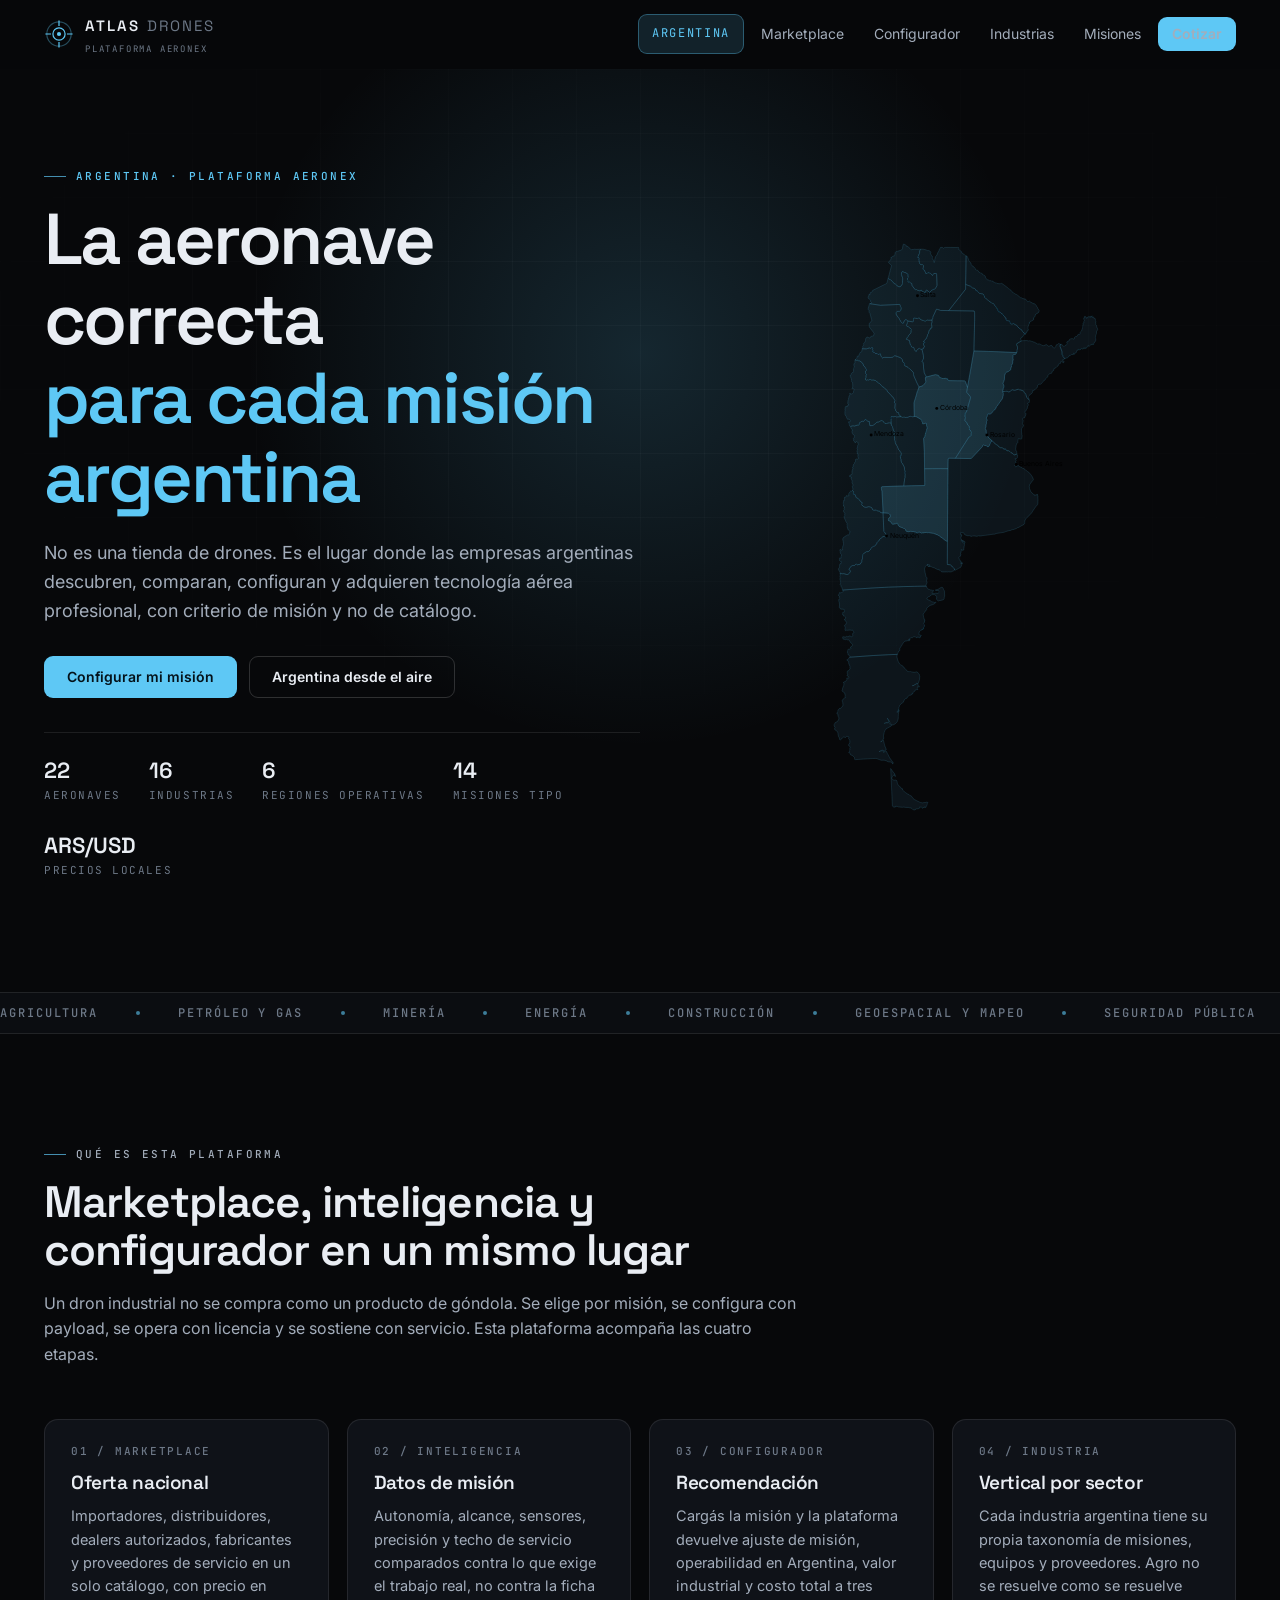
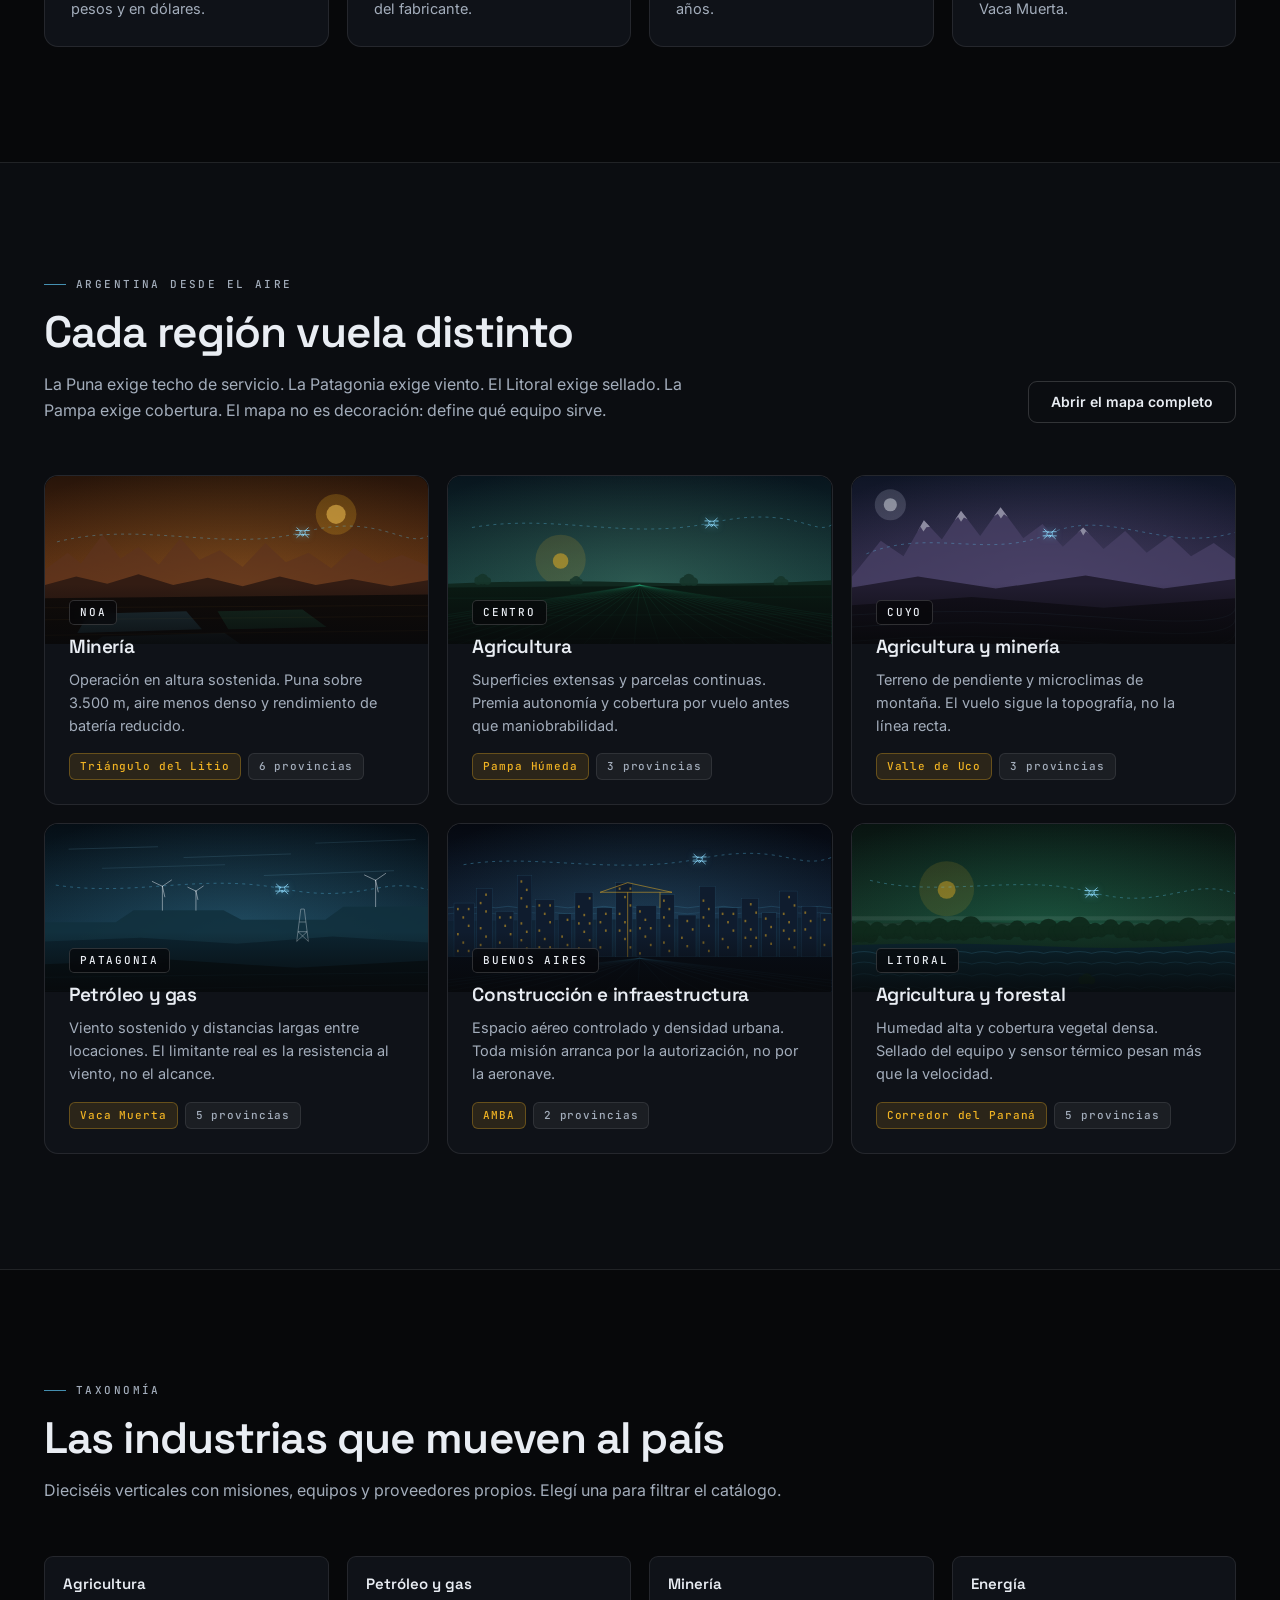
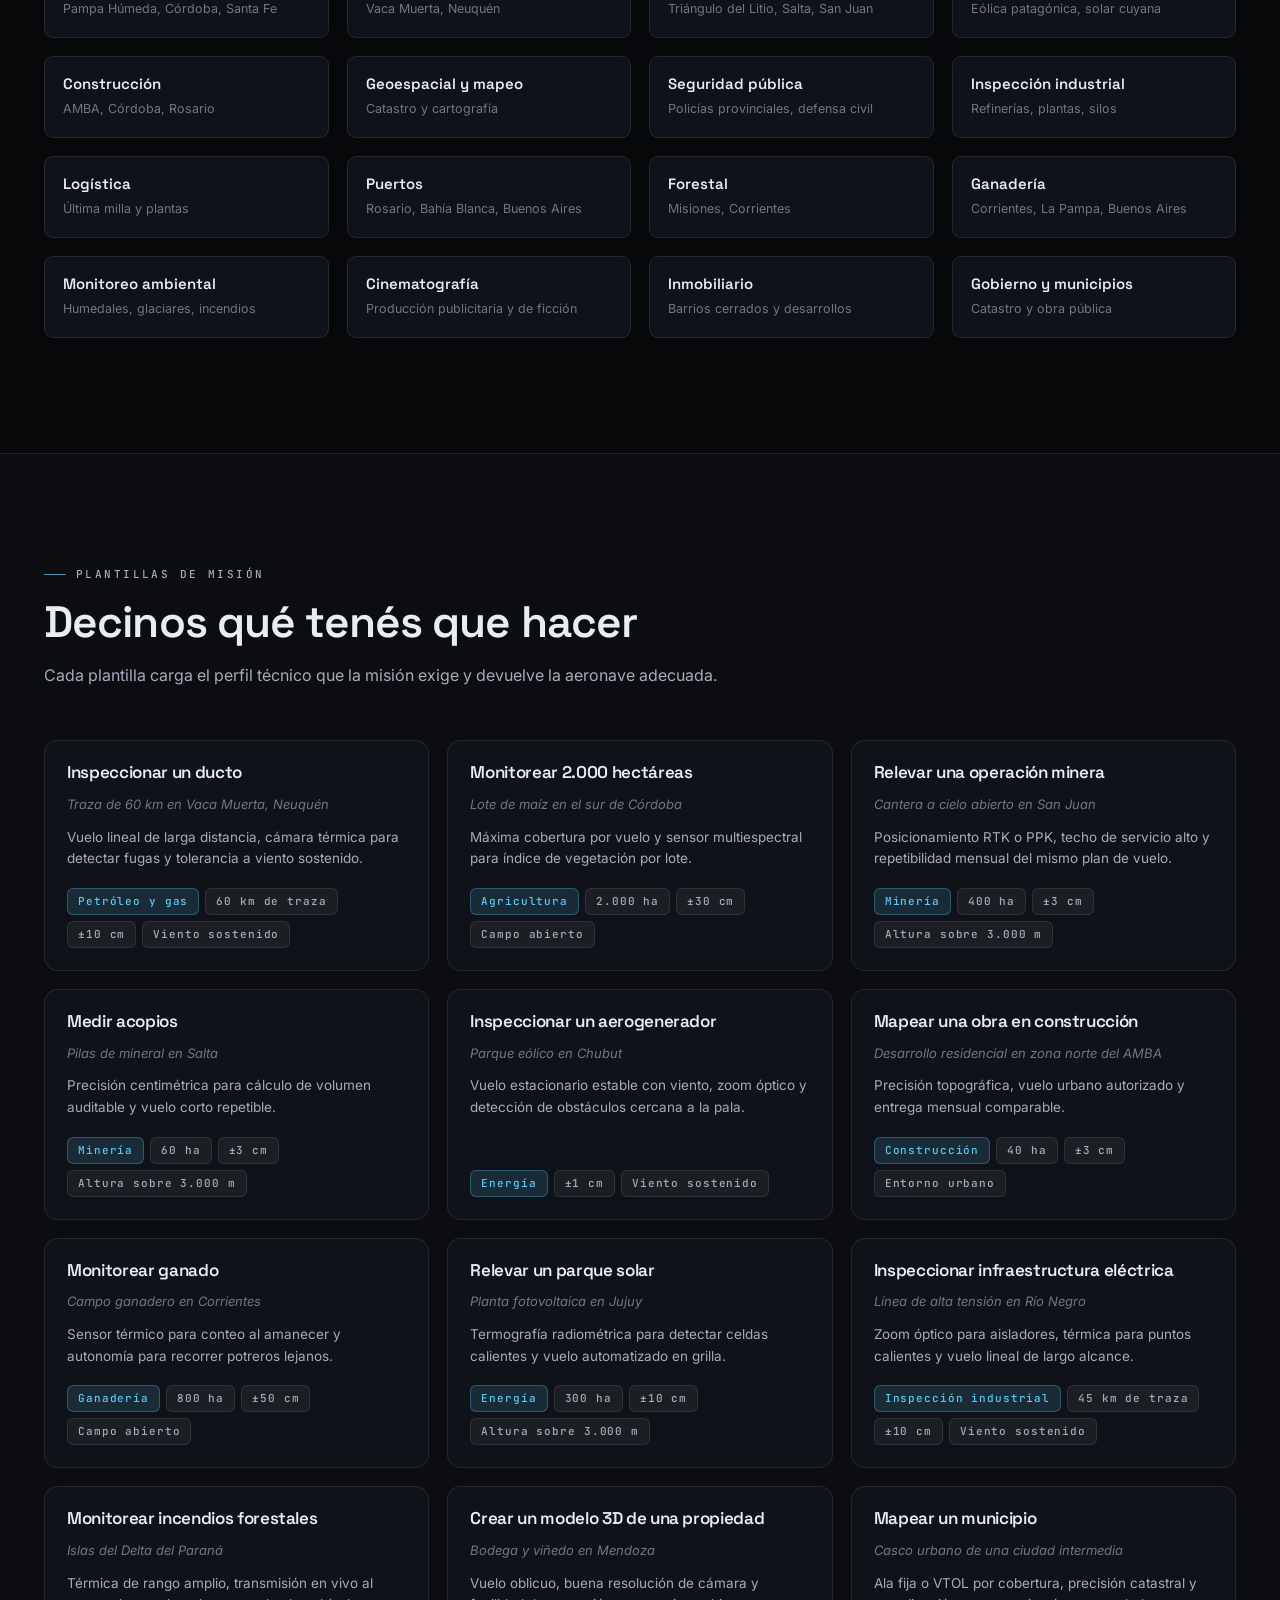
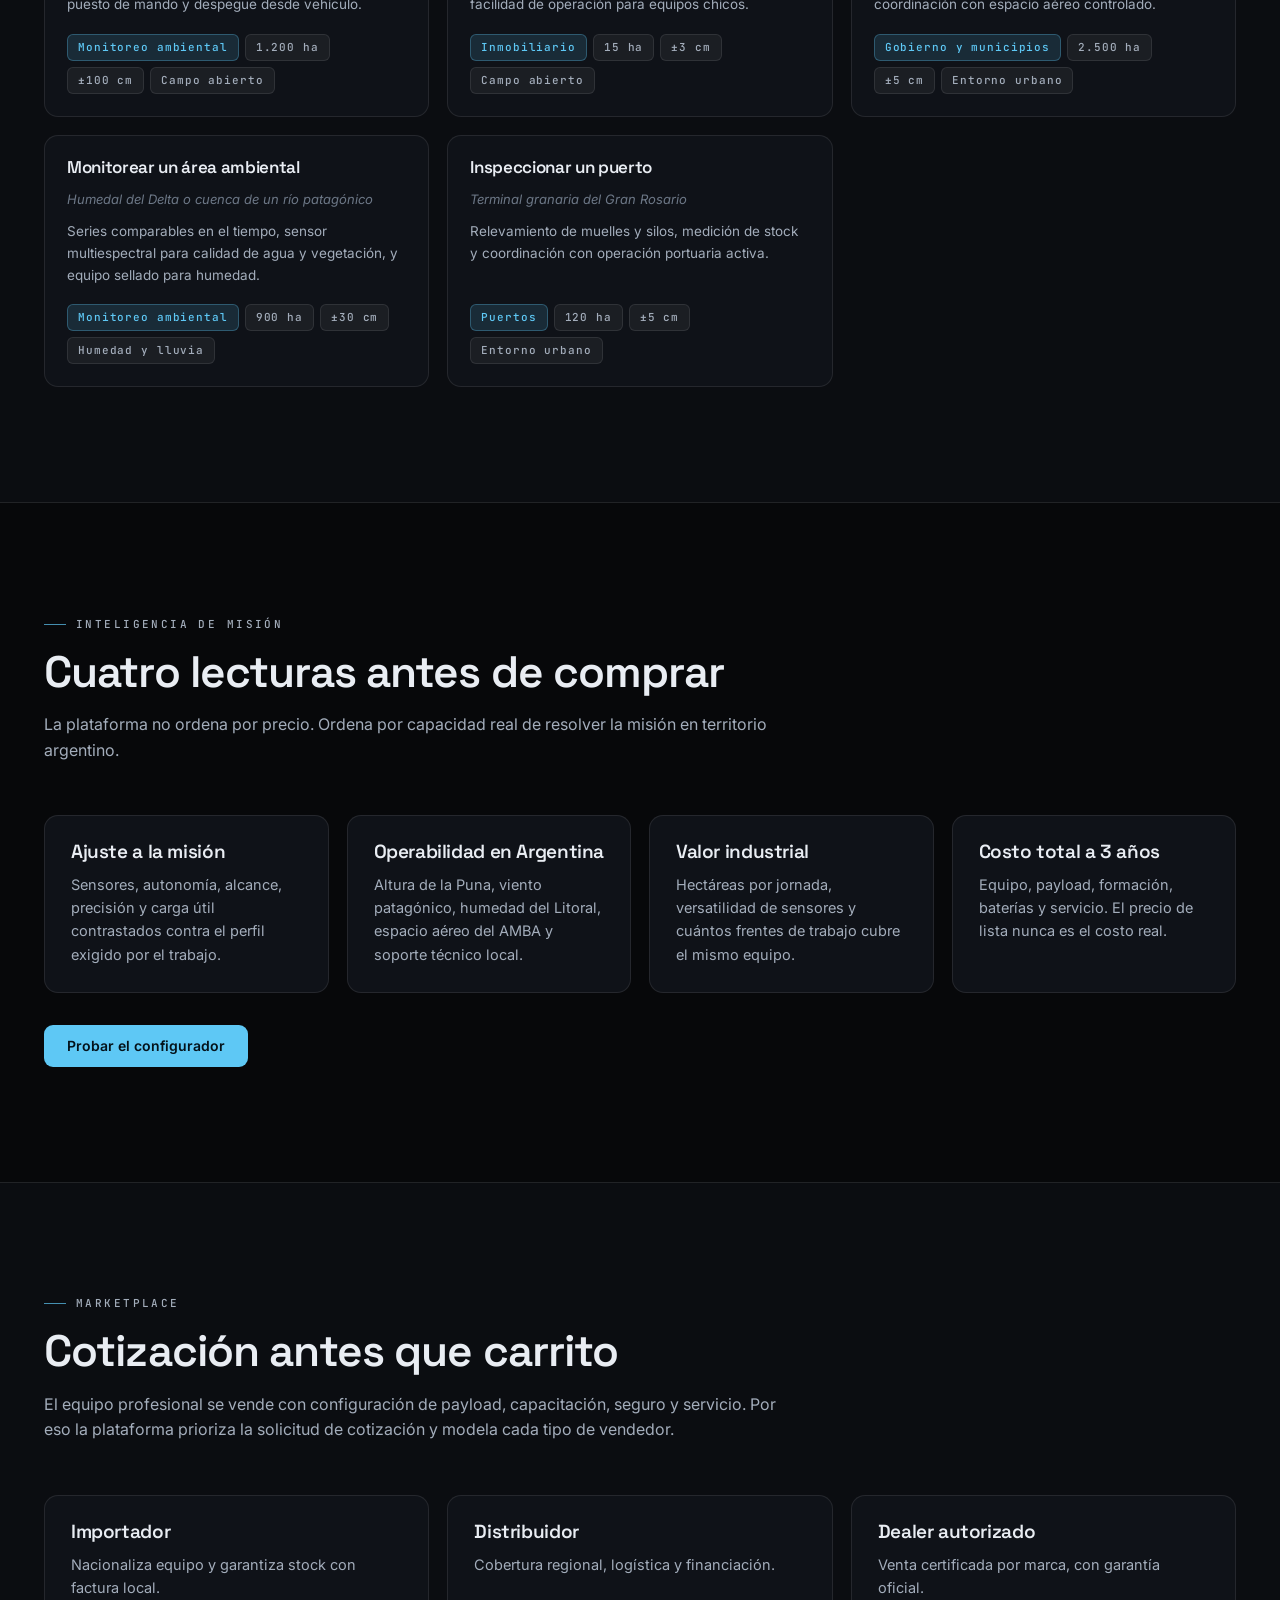
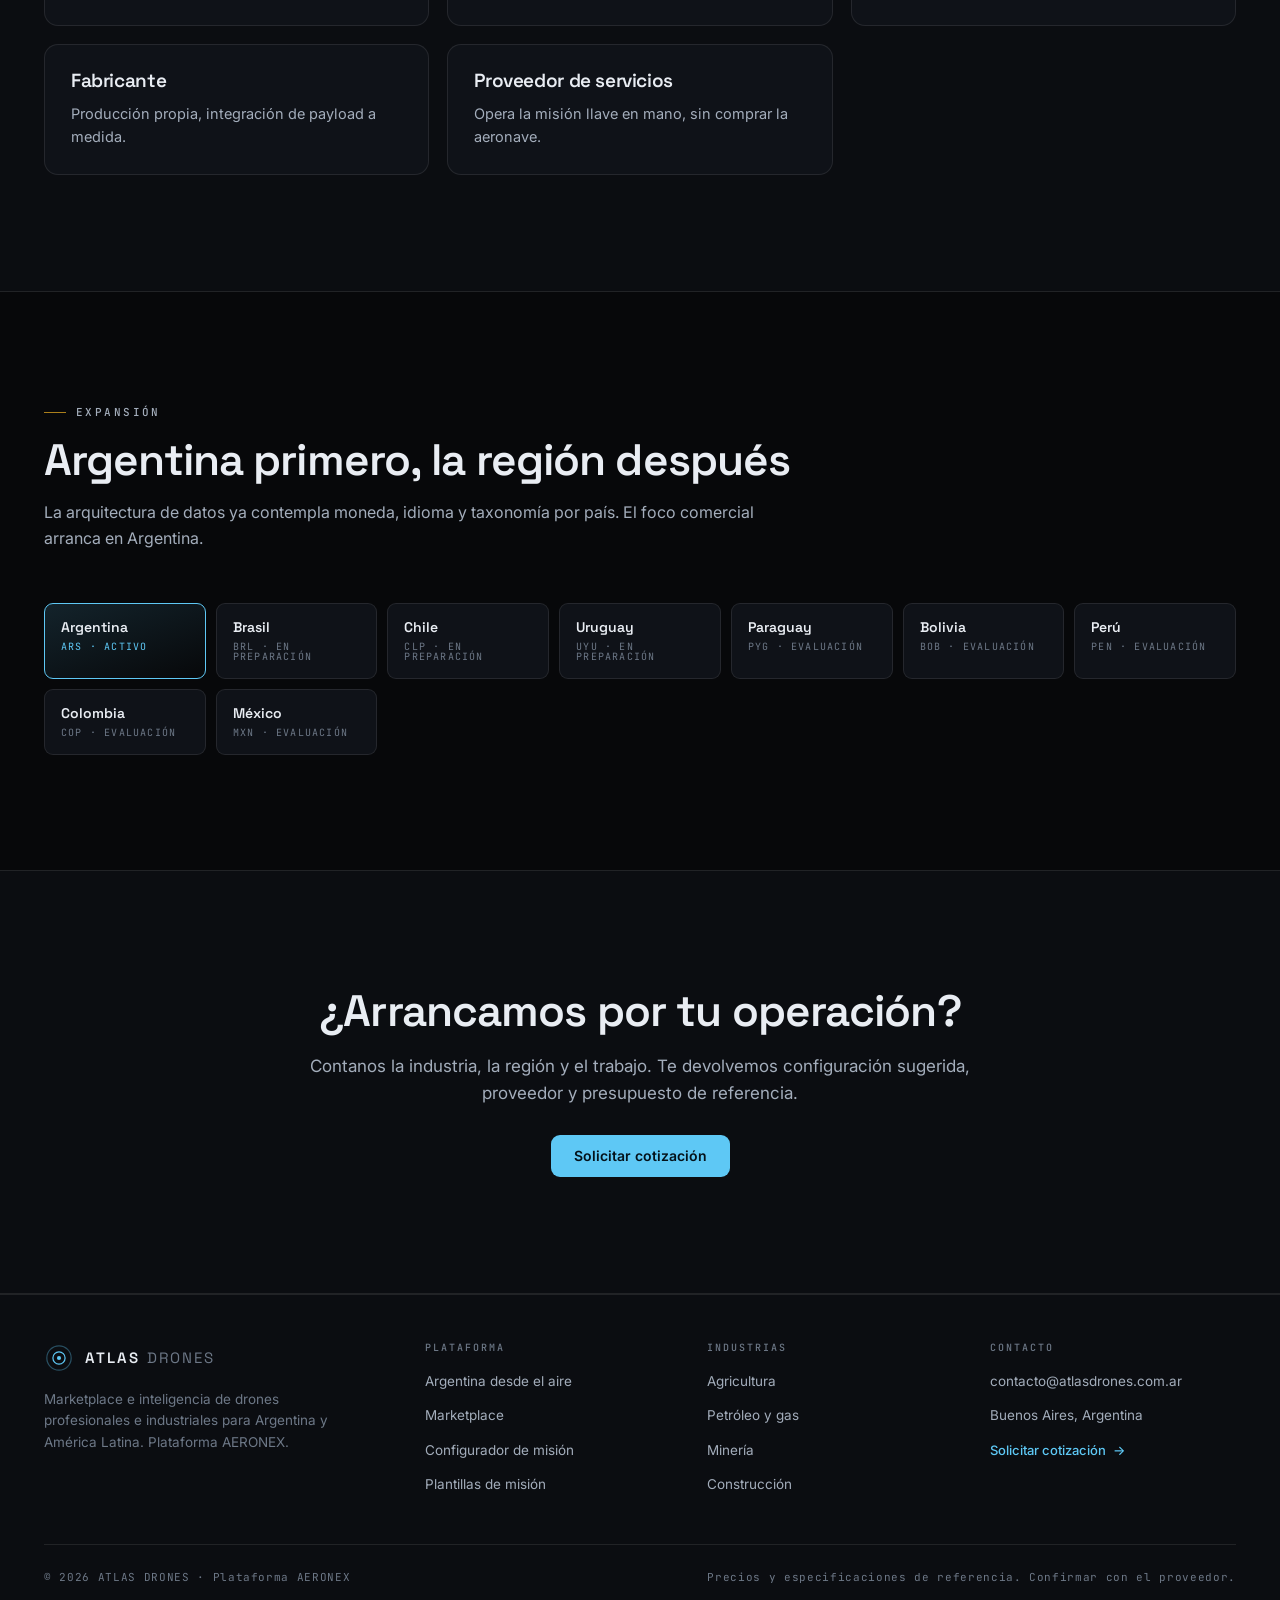
<file: index.html>
<!doctype html>
<html lang="es">
<head>
<meta charset="utf-8">
<meta name="viewport" content="width=device-width, initial-scale=1">
<title>ATLAS DRONES · Marketplace e inteligencia de drones profesionales en Argentina</title>
<meta name="description" content="La plataforma argentina para descubrir, comparar, configurar y adquirir drones profesionales e industriales. Agro, petróleo y gas, minería, energía, construcción y más.">
<meta name="theme-color" content="#07080a">
<link rel="canonical" href="https://atlas-drones-sepia.vercel.app/">
<meta property="og:site_name" content="ATLAS DRONES">
<meta property="og:title" content="ATLAS DRONES · Marketplace e inteligencia de drones en Argentina">
<meta property="og:description" content="La plataforma argentina para descubrir, comparar, configurar y adquirir drones profesionales e industriales. Agro, petróleo y gas, minería, energía, construcción y más.">
<meta property="og:type" content="website">
<meta property="og:locale" content="es_AR">
<meta property="og:url" content="https://atlas-drones-sepia.vercel.app/">
<meta property="og:image" content="https://atlas-drones-sepia.vercel.app/img/og.png">
<meta property="og:image:width" content="1200">
<meta property="og:image:height" content="630">
<meta property="og:image:alt" content="ATLAS DRONES, plataforma AERONEX: mapa de Argentina por región operativa.">
<meta name="twitter:card" content="summary_large_image">
<meta name="twitter:title" content="ATLAS DRONES · Marketplace e inteligencia de drones en Argentina">
<meta name="twitter:description" content="La plataforma argentina para descubrir, comparar, configurar y adquirir drones profesionales e industriales. Agro, petróleo y gas, minería, energía, construcción y más.">
<meta name="twitter:image" content="https://atlas-drones-sepia.vercel.app/img/og.png">
<link rel="icon" href="assets/favicon.svg" type="image/svg+xml">
<link rel="preconnect" href="https://fonts.googleapis.com">
<link rel="preconnect" href="https://fonts.gstatic.com" crossorigin>
<link href="https://fonts.googleapis.com/css2?family=Space+Grotesk:wght@400;500;600;700&family=Inter:wght@400;500;600&family=JetBrains+Mono:wght@400;500&display=swap" rel="stylesheet">
<link rel="stylesheet" href="styles.css">
<script type="application/ld+json">
{
  "@context": "https://schema.org",
  "@graph": [
    {
      "@type": "Organization",
      "@id": "https://atlas-drones-sepia.vercel.app/#organizacion",
      "name": "ATLAS DRONES",
      "alternateName": "Plataforma AERONEX",
      "logo": "https://atlas-drones-sepia.vercel.app/img/og.png",
      "url": "https://atlas-drones-sepia.vercel.app/",
      "description": "Marketplace e inteligencia de drones profesionales e industriales para Argentina.",
      "areaServed": { "@type": "Country", "name": "Argentina" },
      "knowsLanguage": "es-AR"
    },
    {
      "@type": "WebSite",
      "@id": "https://atlas-drones-sepia.vercel.app/#sitio",
      "name": "ATLAS DRONES",
      "url": "https://atlas-drones-sepia.vercel.app/",
      "inLanguage": "es-AR",
      "publisher": { "@id": "https://atlas-drones-sepia.vercel.app/#organizacion" }
    }
  ]
}
</script>
</head>
<body>
<a class="skip-link" href="#main">Saltar al contenido</a>

<header class="nav" id="nav">
  <div class="container nav__inner">
    <a class="brand" href="index.html" aria-label="ATLAS DRONES, inicio">
      <svg class="brand__mark" viewBox="0 0 32 32" aria-hidden="true">
        <circle cx="16" cy="16" r="13" fill="none" stroke="currentColor" stroke-width="1.3" opacity=".35"/>
        <circle cx="16" cy="16" r="6.5" fill="none" stroke="currentColor" stroke-width="1.3"/>
        <path d="M16 1.5v6M16 24.5v6M1.5 16h6M24.5 16h6" stroke="currentColor" stroke-width="1.3"/>
        <circle cx="16" cy="16" r="2.2" fill="currentColor"/>
      </svg>
      <span>
        <span class="brand__text">ATLAS<span> DRONES</span></span>
        <span class="brand__sub">PLATAFORMA AERONEX</span>
      </span>
    </a>
    <nav class="nav__links" id="navLinks" aria-label="Navegación principal">
      <a href="argentina.html" class="nav__ar">ARGENTINA</a>
      <a href="marketplace.html">Marketplace</a>
      <a href="configurador.html">Configurador</a>
      <a href="#industrias">Industrias</a>
      <a href="#misiones">Misiones</a>
      <a href="#" class="btn btn--sm" data-quote="Consulta general">Cotizar</a>
    </nav>
    <button class="nav__toggle" id="navToggle" aria-expanded="false" aria-controls="navLinks" aria-label="Abrir menú">
      <span></span><span></span><span></span>
    </button>
  </div>
</header>

<main id="main">

  <!-- ---------------------------------------------------------------- hero -->
  <section class="hero">
    <div class="hero__bg" aria-hidden="true"><div class="hero__glow"></div></div>
    <div class="container hero__inner">
      <div>
        <p class="eyebrow">Argentina · plataforma AERONEX</p>
        <h1 class="hero__title">La aeronave correcta<em>para cada misión argentina</em></h1>
        <p class="hero__lead">
          No es una tienda de drones. Es el lugar donde las empresas argentinas descubren,
          comparan, configuran y adquieren tecnología aérea profesional, con criterio de
          misión y no de catálogo.
        </p>
        <div class="hero__actions">
          <a class="btn" href="configurador.html">Configurar mi misión</a>
          <a class="btn btn--ghost" href="argentina.html">Argentina desde el aire</a>
        </div>
        <div class="hero__meta">
          <div><strong data-hero="aeronaves">&mdash;</strong><span>Aeronaves</span></div>
          <div><strong data-hero="industrias">&mdash;</strong><span>Industrias</span></div>
          <div><strong data-hero="regiones">&mdash;</strong><span>Regiones operativas</span></div>
          <div><strong data-hero="misiones">&mdash;</strong><span>Misiones tipo</span></div>
          <div><strong>ARS/USD</strong><span>Precios locales</span></div>
        </div>
      </div>
      <div class="hero__map" id="heroMap" aria-hidden="true"></div>
    </div>
  </section>

  <!-- ------------------------------------------------------------- ticker -->
  <div class="ticker" aria-hidden="true"><div class="ticker__track" id="ticker"></div></div>

  <!-- --------------------------------------------------------- posicionamiento -->
  <section class="section">
    <div class="container">
      <header class="section__head reveal">
        <p class="eyebrow">Qué es esta plataforma</p>
        <h2>Marketplace, inteligencia y configurador en un mismo lugar</h2>
        <p>
          Un dron industrial no se compra como un producto de góndola. Se elige por misión,
          se configura con payload, se opera con licencia y se sostiene con servicio.
          Esta plataforma acompaña las cuatro etapas.
        </p>
      </header>
      <div class="grid grid--4">
        <article class="card reveal">
          <span class="card__num">01 / MARKETPLACE</span>
          <h3>Oferta nacional</h3>
          <p>Importadores, distribuidores, dealers autorizados, fabricantes y proveedores de servicio en un solo catálogo, con precio en pesos y en dólares.</p>
        </article>
        <article class="card reveal">
          <span class="card__num">02 / INTELIGENCIA</span>
          <h3>Datos de misión</h3>
          <p>Autonomía, alcance, sensores, precisión y techo de servicio comparados contra lo que exige el trabajo real, no contra la ficha del fabricante.</p>
        </article>
        <article class="card reveal">
          <span class="card__num">03 / CONFIGURADOR</span>
          <h3>Recomendación</h3>
          <p>Cargás la misión y la plataforma devuelve ajuste de misión, operabilidad en Argentina, valor industrial y costo total a tres años.</p>
        </article>
        <article class="card reveal">
          <span class="card__num">04 / INDUSTRIA</span>
          <h3>Vertical por sector</h3>
          <p>Cada industria argentina tiene su propia taxonomía de misiones, equipos y proveedores. Agro no se resuelve como se resuelve Vaca Muerta.</p>
        </article>
      </div>
    </div>
  </section>

  <!-- ------------------------------------------------------ argentina teaser -->
  <section class="section section--alt" id="argentina">
    <div class="container">
      <div class="head-row section__head reveal" style="max-width:none">
        <div style="max-width:640px">
          <p class="eyebrow">Argentina desde el aire</p>
          <h2>Cada región vuela distinto</h2>
          <p>
            La Puna exige techo de servicio. La Patagonia exige viento. El Litoral exige sellado.
            La Pampa exige cobertura. El mapa no es decoración: define qué equipo sirve.
          </p>
        </div>
        <a class="btn btn--ghost" href="argentina.html">Abrir el mapa completo</a>
      </div>
      <div class="grid grid--3" id="regionCards"></div>
    </div>
  </section>

  <!-- --------------------------------------------------------- industrias -->
  <section class="section" id="industrias">
    <div class="container">
      <header class="section__head reveal">
        <p class="eyebrow">Taxonomía</p>
        <h2>Las industrias que mueven al país</h2>
        <p>Dieciséis verticales con misiones, equipos y proveedores propios. Elegí una para filtrar el catálogo.</p>
      </header>
      <div class="grid grid--4" id="industryGrid"></div>
    </div>
  </section>

  <!-- ------------------------------------------------------------ misiones -->
  <section class="section section--alt" id="misiones">
    <div class="container">
      <header class="section__head reveal">
        <p class="eyebrow">Plantillas de misión</p>
        <h2>Decinos qué tenés que hacer</h2>
        <p>Cada plantilla carga el perfil técnico que la misión exige y devuelve la aeronave adecuada.</p>
      </header>
      <div class="grid grid--3" id="missionGrid"></div>
    </div>
  </section>

  <!-- -------------------------------------------------------- inteligencia -->
  <section class="section">
    <div class="container">
      <header class="section__head reveal">
        <p class="eyebrow">Inteligencia de misión</p>
        <h2>Cuatro lecturas antes de comprar</h2>
        <p>La plataforma no ordena por precio. Ordena por capacidad real de resolver la misión en territorio argentino.</p>
      </header>
      <div class="grid grid--4">
        <article class="card reveal">
          <h3>Ajuste a la misión</h3>
          <p>Sensores, autonomía, alcance, precisión y carga útil contrastados contra el perfil exigido por el trabajo.</p>
        </article>
        <article class="card reveal">
          <h3>Operabilidad en Argentina</h3>
          <p>Altura de la Puna, viento patagónico, humedad del Litoral, espacio aéreo del AMBA y soporte técnico local.</p>
        </article>
        <article class="card reveal">
          <h3>Valor industrial</h3>
          <p>Hectáreas por jornada, versatilidad de sensores y cuántos frentes de trabajo cubre el mismo equipo.</p>
        </article>
        <article class="card reveal">
          <h3>Costo total a 3 años</h3>
          <p>Equipo, payload, formación, baterías y servicio. El precio de lista nunca es el costo real.</p>
        </article>
      </div>
      <div style="margin-top:32px" class="reveal">
        <a class="btn" href="configurador.html">Probar el configurador</a>
      </div>
    </div>
  </section>

  <!-- --------------------------------------------------------- vendedores -->
  <section class="section section--alt">
    <div class="container">
      <header class="section__head reveal">
        <p class="eyebrow">Marketplace</p>
        <h2>Cotización antes que carrito</h2>
        <p>
          El equipo profesional se vende con configuración de payload, capacitación, seguro y servicio.
          Por eso la plataforma prioriza la solicitud de cotización y modela cada tipo de vendedor.
        </p>
      </header>
      <div class="grid grid--3" id="sellerGrid"></div>
    </div>
  </section>

  <!-- --------------------------------------------------------------- latam -->
  <section class="section">
    <div class="container">
      <header class="section__head reveal">
        <p class="eyebrow eyebrow--sol">Expansión</p>
        <h2>Argentina primero, la región después</h2>
        <p>La arquitectura de datos ya contempla moneda, idioma y taxonomía por país. El foco comercial arranca en Argentina.</p>
      </header>
      <div class="latam reveal" id="latamGrid"></div>
    </div>
  </section>

  <!-- ----------------------------------------------------------------- cta -->
  <section class="section section--alt">
    <div class="container" style="text-align:center;max-width:720px">
      <h2 class="reveal" style="font-size:clamp(28px,4.4vw,44px);margin-bottom:18px">¿Arrancamos por tu operación?</h2>
      <p class="lead reveal" style="margin:0 auto 28px">
        Contanos la industria, la región y el trabajo. Te devolvemos configuración sugerida,
        proveedor y presupuesto de referencia.
      </p>
      <div class="reveal"><button class="btn" type="button" data-quote="Consulta general desde la portada">Solicitar cotización</button></div>
    </div>
  </section>

</main>

<footer class="footer">
  <div class="container">
    <div class="footer__grid">
      <div>
        <a class="brand" href="index.html">
          <svg class="brand__mark" viewBox="0 0 32 32" aria-hidden="true">
            <circle cx="16" cy="16" r="13" fill="none" stroke="currentColor" stroke-width="1.3" opacity=".35"/>
            <circle cx="16" cy="16" r="6.5" fill="none" stroke="currentColor" stroke-width="1.3"/>
            <circle cx="16" cy="16" r="2.2" fill="currentColor"/>
          </svg>
          <span><span class="brand__text">ATLAS<span> DRONES</span></span></span>
        </a>
        <p>Marketplace e inteligencia de drones profesionales e industriales para Argentina y América Latina. Plataforma AERONEX.</p>
      </div>
      <div>
        <h4>Plataforma</h4>
        <ul>
          <li><a href="argentina.html">Argentina desde el aire</a></li>
          <li><a href="marketplace.html">Marketplace</a></li>
          <li><a href="configurador.html">Configurador de misión</a></li>
          <li><a href="index.html#misiones">Plantillas de misión</a></li>
        </ul>
      </div>
      <div>
        <h4>Industrias</h4>
        <ul>
          <li><a href="marketplace.html?industria=agro">Agricultura</a></li>
          <li><a href="marketplace.html?industria=oil-gas">Petróleo y gas</a></li>
          <li><a href="marketplace.html?industria=mineria">Minería</a></li>
          <li><a href="marketplace.html?industria=construccion">Construcción</a></li>
        </ul>
      </div>
      <div>
        <h4>Contacto</h4>
        <ul>
          <li><a href="mailto:contacto@atlasdrones.com.ar">contacto@atlasdrones.com.ar</a></li>
          <li><span>Buenos Aires, Argentina</span></li>
          <li><button class="link" type="button" data-quote="Consulta general" style="background:none;border:0;padding:0;cursor:pointer">Solicitar cotización</button></li>
        </ul>
      </div>
    </div>
    <div class="footer__bottom">
      <p>&copy; <span data-year>2026</span> ATLAS DRONES · Plataforma AERONEX</p>
      <p>Precios y especificaciones de referencia. Confirmar con el proveedor.</p>
    </div>
  </div>
</footer>

<!-- ------------------------------------------------------- modal cotización -->
<div class="modal" id="quoteModal" role="dialog" aria-modal="true" aria-labelledby="quoteTitle">
  <div class="modal__box">
    <div class="modal__head">
      <h3 id="quoteTitle">Solicitar cotización</h3>
      <button class="modal__close" type="button" data-close aria-label="Cerrar">&times;</button>
    </div>
    <p class="modal__sub">Consulta sobre: <strong id="quoteContext" class="accent">Consulta general</strong></p>
    <form data-mailto="contacto@atlasdrones.com.ar">
      <input type="hidden" name="asunto" id="quoteSubject" value="Consulta general">
      <div class="field"><label for="qNombre">Nombre y empresa</label><input id="qNombre" name="nombre" required placeholder="Nombre, razón social"></div>
      <div class="field"><label for="qContacto">Correo o teléfono</label><input id="qContacto" name="contacto" required placeholder="Para responderte"></div>
      <div class="field"><label for="qProvincia">Provincia de operación</label><input id="qProvincia" name="provincia" placeholder="Neuquén, Córdoba, Salta..."></div>
      <div class="field"><label for="qMensaje">Misión y alcance</label><textarea id="qMensaje" name="mensaje" rows="4" required placeholder="Qué necesitás relevar, superficie o kilómetros, fecha estimada"></textarea></div>
      <button class="btn btn--block" type="submit">Enviar consulta</button>
      <p class="formnote"></p>
    </form>
  </div>
</div>

<script src="assets/data.js"></script>
<script src="assets/geo-argentina.js"></script>
<script src="assets/app.js"></script>
<script src="assets/scenery.js"></script>
<script>
/* Contenido de la portada generado desde el modelo de datos. */
(function () {
  var A = window.AERONEX;

  /* mapa decorativo con recorrido por región */
  var heroMap = document.getElementById('heroMap');
  var svg = window.atlasDrawMap(heroMap, { cities: true, majorOnly: true });
  if (svg) {
    var ids = A.REGIONS.map(function (r) { return r.id; }), i = 0;
    setInterval(function () {
      var id = ids[i++ % ids.length];
      Array.prototype.forEach.call(svg.querySelectorAll('g.region'), function (g) {
        var on = g.getAttribute('data-region') === id;
        Array.prototype.forEach.call(g.querySelectorAll('.prov'), function (p) { p.classList.toggle('lit', on); });
      });
    }, 2200);
  }

  /* contadores del encabezado, leidos del modelo y no escritos a mano */
  var CONTEO = {
    aeronaves: A.AIRCRAFT.length, industrias: A.INDUSTRIES.length,
    regiones: A.REGIONS.length, misiones: A.MISSIONS.length
  };
  Array.prototype.forEach.call(document.querySelectorAll('[data-hero]'), function (n) {
    n.textContent = CONTEO[n.getAttribute('data-hero')];
  });

  /* tira de industrias, duplicada para que el desplazamiento sea continuo */
  var nombres = A.INDUSTRIES.map(function (x) { return x.name; });
  document.getElementById('ticker').innerHTML =
    nombres.concat(nombres).map(function (n) { return '<span>' + n + '</span>'; }).join('');

  /* tarjetas de región */
  document.getElementById('regionCards').innerHTML = A.REGIONS.map(function (r) {
    return '<a class="card card--scene reveal" href="argentina.html?region=' + r.id + '">' +
      '<div class="scene">' + window.atlasScene(r.id) + '</div>' +
      '<div class="card__body">' +
        '<span class="card__num">' + r.name + '</span>' +
        '<h3>' + r.primary + '</h3>' +
        '<p>' + r.note + '</p>' +
        '<div class="chips" style="margin-top:16px"><span class="chip chip--sol">' + r.landmark + '</span>' +
        '<span class="chip">' + r.provinces.length + ' provincias</span></div>' +
      '</div>' +
    '</a>';
  }).join('');

  /* industrias */
  document.getElementById('industryGrid').innerHTML = A.INDUSTRIES.map(function (i) {
    return '<a class="ind reveal" href="marketplace.html?industria=' + i.id + '">' +
      '<strong>' + i.name + '</strong><span>' + i.hint + '</span></a>';
  }).join('');

  /* misiones */
  document.getElementById('missionGrid').innerHTML = A.MISSIONS.map(function (m) {
    var ind = A.industry(m.industry);
    var p = m.profile;
    var specs = [];
    if (p.areaHa) specs.push(p.areaHa.toLocaleString('es-AR') + ' ha');
    if (p.lineKm) specs.push(p.lineKm + ' km de traza');
    specs.push('±' + p.accuracyCm + ' cm');
    specs.push(A.ENV_LABEL[p.env]);
    return '<a class="mission reveal" href="configurador.html?mision=' + m.id + '">' +
      '<div class="mission__top"><h3>' + m.name + '</h3></div>' +
      '<p class="mission__ex">' + m.example + '</p>' +
      '<p class="mission__needs">' + m.needs + '</p>' +
      '<div class="mission__specs"><span class="chip chip--ac">' + (ind ? ind.name : '') + '</span>' +
      specs.map(function (s) { return '<span class="chip">' + s + '</span>'; }).join('') + '</div>' +
    '</a>';
  }).join('');

  /* tipos de vendedor */
  document.getElementById('sellerGrid').innerHTML = A.SELLER_TYPES.map(function (s) {
    return '<article class="card reveal"><h3>' + s.label + '</h3><p>' + s.desc + '</p></article>';
  }).join('');

  /* mercados */
  document.getElementById('latamGrid').innerHTML = A.MARKETS.map(function (m) {
    var live = m.status === 'activo';
    return '<div class="' + (live ? 'is-live' : '') + '"><b>' + m.name + '</b>' +
      '<span>' + m.currency + ' · ' + m.status + '</span></div>';
  }).join('');

  window.atlasWatch(document);
})();
</script>
</body>
</html>
</file>
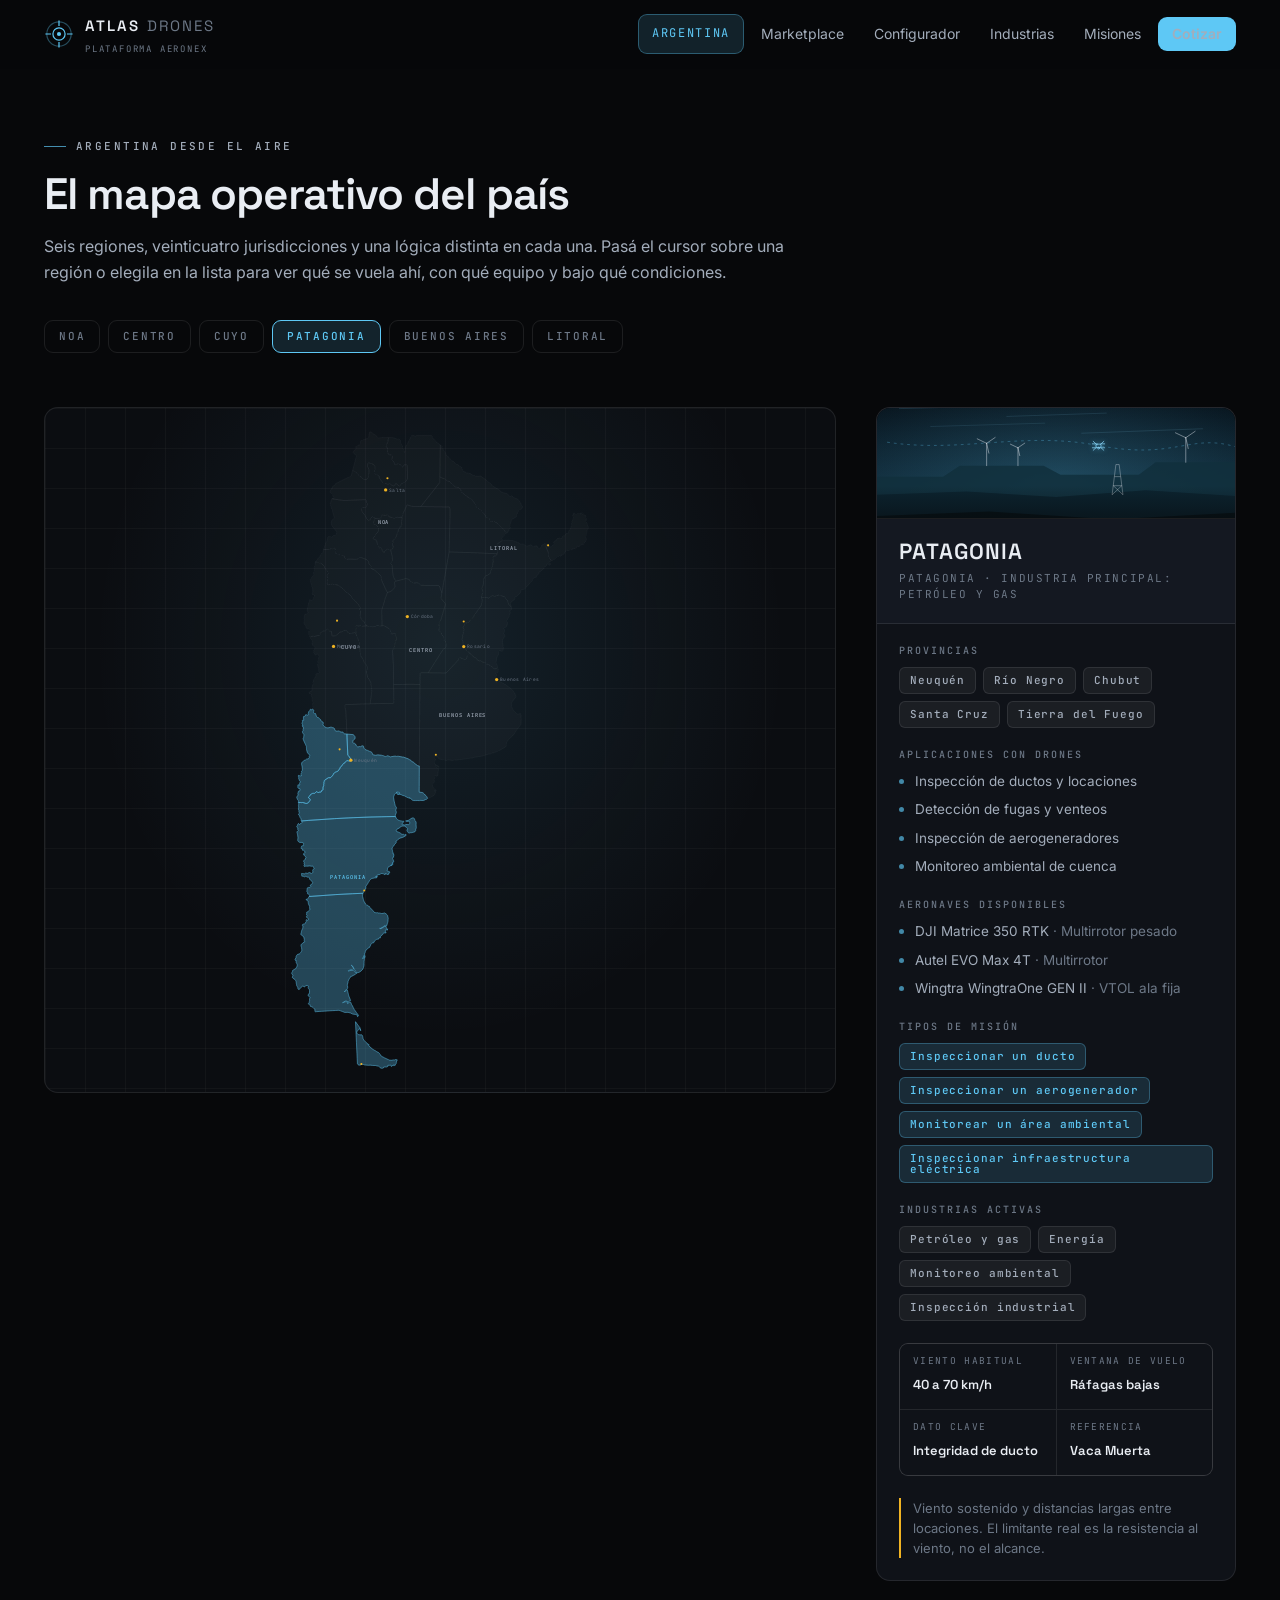
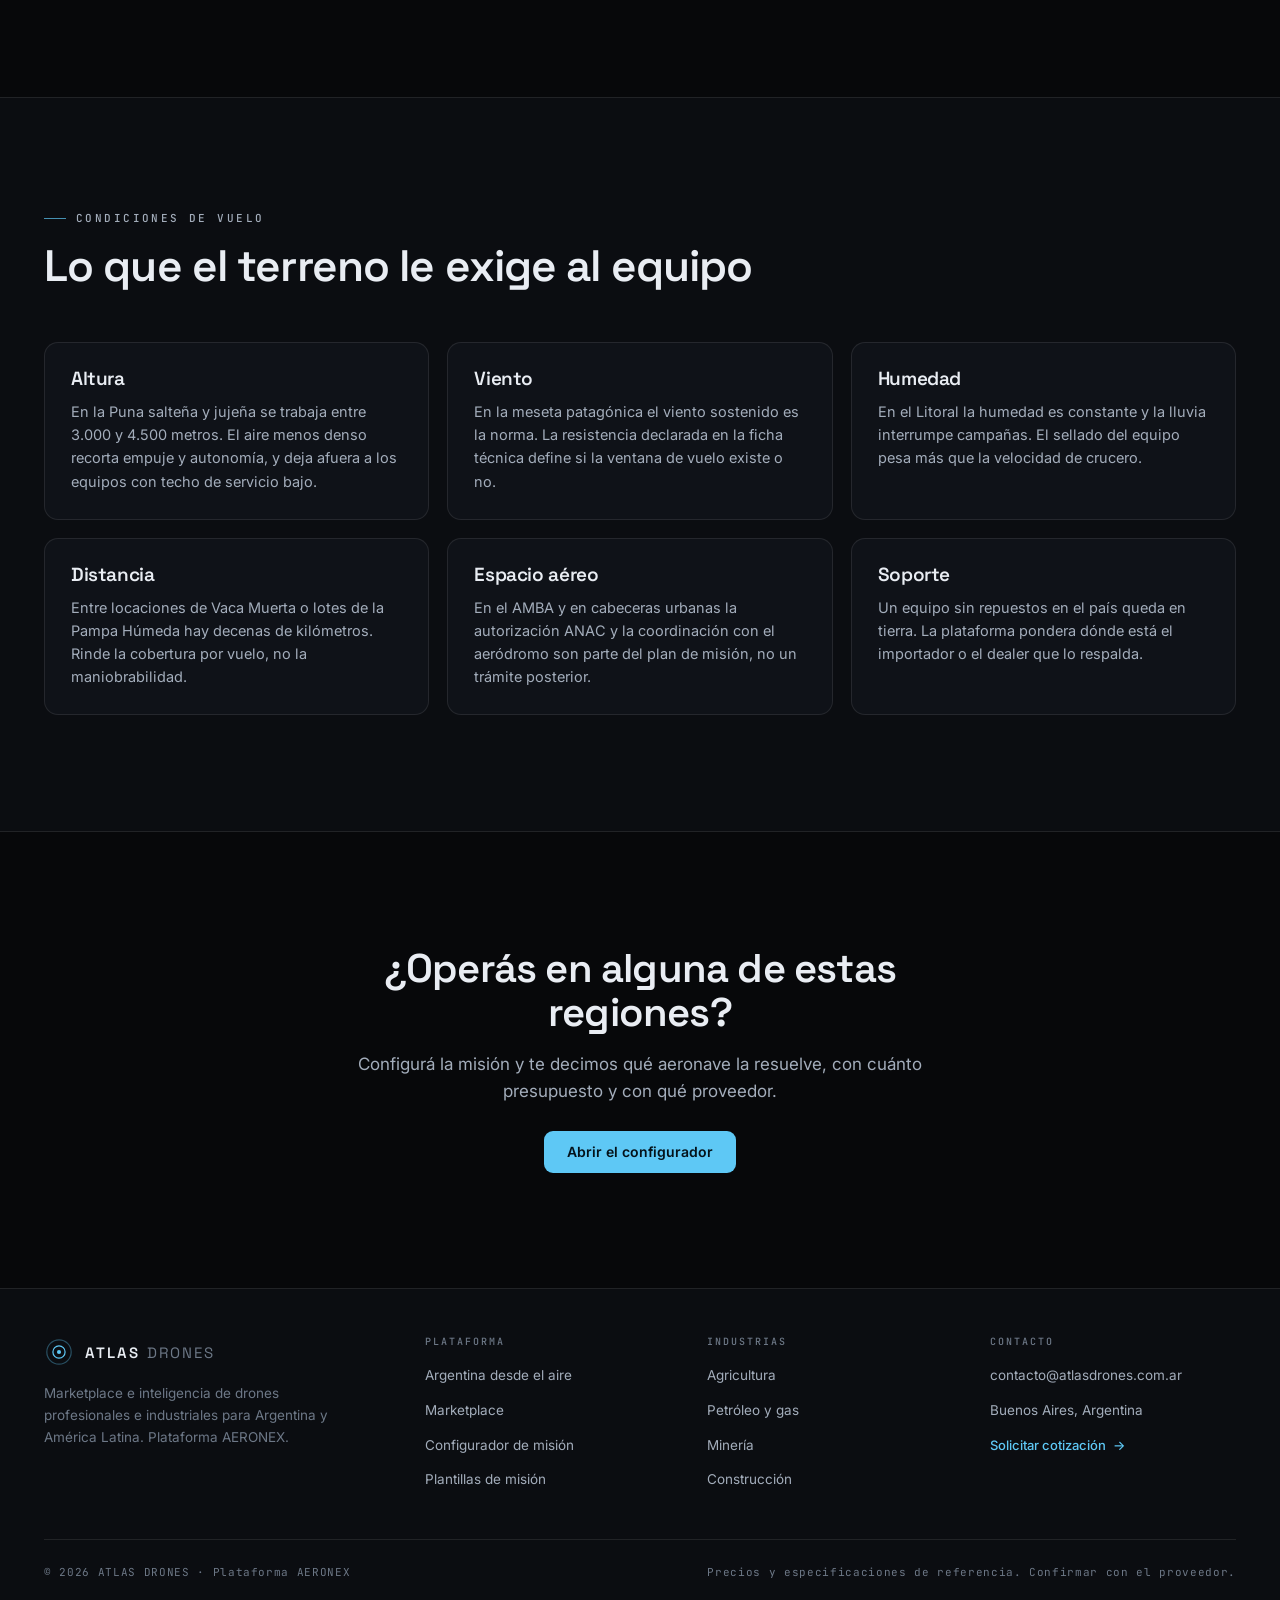
<file: argentina.html>
<!doctype html>
<html lang="es">
<head>
<meta charset="utf-8">
<meta name="viewport" content="width=device-width, initial-scale=1">
<title>Argentina desde el aire · ATLAS DRONES</title>
<meta name="description" content="Mapa interactivo de las seis regiones operativas argentinas: industrias, aplicaciones con drones, aeronaves y tipos de misión.">
<meta name="theme-color" content="#07080a">
<link rel="canonical" href="https://atlas-drones-sepia.vercel.app/argentina.html">
<meta property="og:site_name" content="ATLAS DRONES">
<meta property="og:title" content="Argentina desde el aire · ATLAS DRONES">
<meta property="og:description" content="Mapa interactivo de las seis regiones operativas argentinas: industrias, aplicaciones con drones, aeronaves y tipos de misión.">
<meta property="og:type" content="website">
<meta property="og:locale" content="es_AR">
<meta property="og:url" content="https://atlas-drones-sepia.vercel.app/argentina.html">
<meta property="og:image" content="https://atlas-drones-sepia.vercel.app/img/og.png">
<meta property="og:image:width" content="1200">
<meta property="og:image:height" content="630">
<meta property="og:image:alt" content="ATLAS DRONES, plataforma AERONEX: mapa de Argentina por región operativa.">
<meta name="twitter:card" content="summary_large_image">
<meta name="twitter:title" content="Argentina desde el aire · ATLAS DRONES">
<meta name="twitter:description" content="Mapa interactivo de las seis regiones operativas argentinas: industrias, aplicaciones con drones, aeronaves y tipos de misión.">
<meta name="twitter:image" content="https://atlas-drones-sepia.vercel.app/img/og.png">
<link rel="icon" href="assets/favicon.svg" type="image/svg+xml">
<link rel="preconnect" href="https://fonts.googleapis.com">
<link rel="preconnect" href="https://fonts.gstatic.com" crossorigin>
<link href="https://fonts.googleapis.com/css2?family=Space+Grotesk:wght@400;500;600;700&family=Inter:wght@400;500;600&family=JetBrains+Mono:wght@400;500&display=swap" rel="stylesheet">
<link rel="stylesheet" href="styles.css">
</head>
<body>
<a class="skip-link" href="#main">Saltar al contenido</a>

<header class="nav" id="nav">
  <div class="container nav__inner">
    <a class="brand" href="index.html" aria-label="ATLAS DRONES, inicio">
      <svg class="brand__mark" viewBox="0 0 32 32" aria-hidden="true">
        <circle cx="16" cy="16" r="13" fill="none" stroke="currentColor" stroke-width="1.3" opacity=".35"/>
        <circle cx="16" cy="16" r="6.5" fill="none" stroke="currentColor" stroke-width="1.3"/>
        <path d="M16 1.5v6M16 24.5v6M1.5 16h6M24.5 16h6" stroke="currentColor" stroke-width="1.3"/>
        <circle cx="16" cy="16" r="2.2" fill="currentColor"/>
      </svg>
      <span>
        <span class="brand__text">ATLAS<span> DRONES</span></span>
        <span class="brand__sub">PLATAFORMA AERONEX</span>
      </span>
    </a>
    <nav class="nav__links" id="navLinks" aria-label="Navegación principal">
      <a href="argentina.html" class="nav__ar">ARGENTINA</a>
      <a href="marketplace.html">Marketplace</a>
      <a href="configurador.html">Configurador</a>
      <a href="index.html#industrias">Industrias</a>
      <a href="index.html#misiones">Misiones</a>
      <a href="#" class="btn btn--sm" data-quote="Consulta general">Cotizar</a>
    </nav>
    <button class="nav__toggle" id="navToggle" aria-expanded="false" aria-controls="navLinks" aria-label="Abrir menú">
      <span></span><span></span><span></span>
    </button>
  </div>
</header>

<main id="main">

  <section class="section" style="padding-block:clamp(40px,6vw,72px) 0">
    <div class="container">
      <header class="section__head reveal" style="margin-bottom:34px">
        <p class="eyebrow">Argentina desde el aire</p>
        <h2>El mapa operativo del país</h2>
        <p>
          Seis regiones, veinticuatro jurisdicciones y una lógica distinta en cada una.
          Pasá el cursor sobre una región o elegila en la lista para ver qué se vuela ahí,
          con qué equipo y bajo qué condiciones.
        </p>
      </header>
      <div class="regiontabs reveal" id="regionTabs"></div>
    </div>
  </section>

  <section class="section" style="padding-top:28px">
    <div class="container">
      <div class="mapwrap">
        <div class="mapstage reveal" id="mapStage"></div>
        <aside class="mappanel reveal" id="mapPanel" aria-live="polite"></aside>
      </div>
    </div>
  </section>

  <section class="section section--alt">
    <div class="container">
      <header class="section__head reveal">
        <p class="eyebrow">Condiciones de vuelo</p>
        <h2>Lo que el terreno le exige al equipo</h2>
      </header>
      <div class="grid grid--3">
        <article class="card reveal"><h3>Altura</h3><p>En la Puna salteña y jujeña se trabaja entre 3.000 y 4.500 metros. El aire menos denso recorta empuje y autonomía, y deja afuera a los equipos con techo de servicio bajo.</p></article>
        <article class="card reveal"><h3>Viento</h3><p>En la meseta patagónica el viento sostenido es la norma. La resistencia declarada en la ficha técnica define si la ventana de vuelo existe o no.</p></article>
        <article class="card reveal"><h3>Humedad</h3><p>En el Litoral la humedad es constante y la lluvia interrumpe campañas. El sellado del equipo pesa más que la velocidad de crucero.</p></article>
        <article class="card reveal"><h3>Distancia</h3><p>Entre locaciones de Vaca Muerta o lotes de la Pampa Húmeda hay decenas de kilómetros. Rinde la cobertura por vuelo, no la maniobrabilidad.</p></article>
        <article class="card reveal"><h3>Espacio aéreo</h3><p>En el AMBA y en cabeceras urbanas la autorización ANAC y la coordinación con el aeródromo son parte del plan de misión, no un trámite posterior.</p></article>
        <article class="card reveal"><h3>Soporte</h3><p>Un equipo sin repuestos en el país queda en tierra. La plataforma pondera dónde está el importador o el dealer que lo respalda.</p></article>
      </div>
    </div>
  </section>

  <section class="section">
    <div class="container" style="text-align:center;max-width:700px">
      <h2 class="reveal" style="font-size:clamp(26px,4vw,40px);margin-bottom:16px">¿Operás en alguna de estas regiones?</h2>
      <p class="lead reveal" style="margin:0 auto 26px">Configurá la misión y te decimos qué aeronave la resuelve, con cuánto presupuesto y con qué proveedor.</p>
      <div class="reveal"><a class="btn" href="configurador.html">Abrir el configurador</a></div>
    </div>
  </section>

</main>

<footer class="footer">
  <div class="container">
    <div class="footer__grid">
      <div>
        <a class="brand" href="index.html">
          <svg class="brand__mark" viewBox="0 0 32 32" aria-hidden="true">
            <circle cx="16" cy="16" r="13" fill="none" stroke="currentColor" stroke-width="1.3" opacity=".35"/>
            <circle cx="16" cy="16" r="6.5" fill="none" stroke="currentColor" stroke-width="1.3"/>
            <circle cx="16" cy="16" r="2.2" fill="currentColor"/>
          </svg>
          <span><span class="brand__text">ATLAS<span> DRONES</span></span></span>
        </a>
        <p>Marketplace e inteligencia de drones profesionales e industriales para Argentina y América Latina. Plataforma AERONEX.</p>
      </div>
      <div>
        <h4>Plataforma</h4>
        <ul>
          <li><a href="argentina.html">Argentina desde el aire</a></li>
          <li><a href="marketplace.html">Marketplace</a></li>
          <li><a href="configurador.html">Configurador de misión</a></li>
          <li><a href="index.html#misiones">Plantillas de misión</a></li>
        </ul>
      </div>
      <div>
        <h4>Industrias</h4>
        <ul>
          <li><a href="marketplace.html?industria=agro">Agricultura</a></li>
          <li><a href="marketplace.html?industria=oil-gas">Petróleo y gas</a></li>
          <li><a href="marketplace.html?industria=mineria">Minería</a></li>
          <li><a href="marketplace.html?industria=construccion">Construcción</a></li>
        </ul>
      </div>
      <div>
        <h4>Contacto</h4>
        <ul>
          <li><a href="mailto:contacto@atlasdrones.com.ar">contacto@atlasdrones.com.ar</a></li>
          <li><span>Buenos Aires, Argentina</span></li>
          <li><button class="link" type="button" data-quote="Consulta general" style="background:none;border:0;padding:0;cursor:pointer">Solicitar cotización</button></li>
        </ul>
      </div>
    </div>
    <div class="footer__bottom">
      <p>&copy; <span data-year>2026</span> ATLAS DRONES · Plataforma AERONEX</p>
      <p>Precios y especificaciones de referencia. Confirmar con el proveedor.</p>
    </div>
  </div>
</footer>

<!-- ------------------------------------------------------- modal cotización -->
<div class="modal" id="quoteModal" role="dialog" aria-modal="true" aria-labelledby="quoteTitle">
  <div class="modal__box">
    <div class="modal__head">
      <h3 id="quoteTitle">Solicitar cotización</h3>
      <button class="modal__close" type="button" data-close aria-label="Cerrar">&times;</button>
    </div>
    <p class="modal__sub">Consulta sobre: <strong id="quoteContext" class="accent">Consulta general</strong></p>
    <form data-mailto="contacto@atlasdrones.com.ar">
      <input type="hidden" name="asunto" id="quoteSubject" value="Consulta general">
      <div class="field"><label for="qNombre">Nombre y empresa</label><input id="qNombre" name="nombre" required placeholder="Nombre, razón social"></div>
      <div class="field"><label for="qContacto">Correo o teléfono</label><input id="qContacto" name="contacto" required placeholder="Para responderte"></div>
      <div class="field"><label for="qProvincia">Provincia de operación</label><input id="qProvincia" name="provincia" placeholder="Neuquén, Córdoba, Salta..."></div>
      <div class="field"><label for="qMensaje">Misión y alcance</label><textarea id="qMensaje" name="mensaje" rows="4" required placeholder="Qué necesitás relevar, superficie o kilómetros, fecha estimada"></textarea></div>
      <button class="btn btn--block" type="submit">Enviar consulta</button>
      <p class="formnote"></p>
    </form>
  </div>
</div>

<script src="assets/data.js"></script>
<script src="assets/geo-argentina.js"></script>
<script src="assets/app.js"></script>
<script src="assets/scenery.js"></script>
<script src="assets/argentina.js"></script>
</body>
</html>
</file>
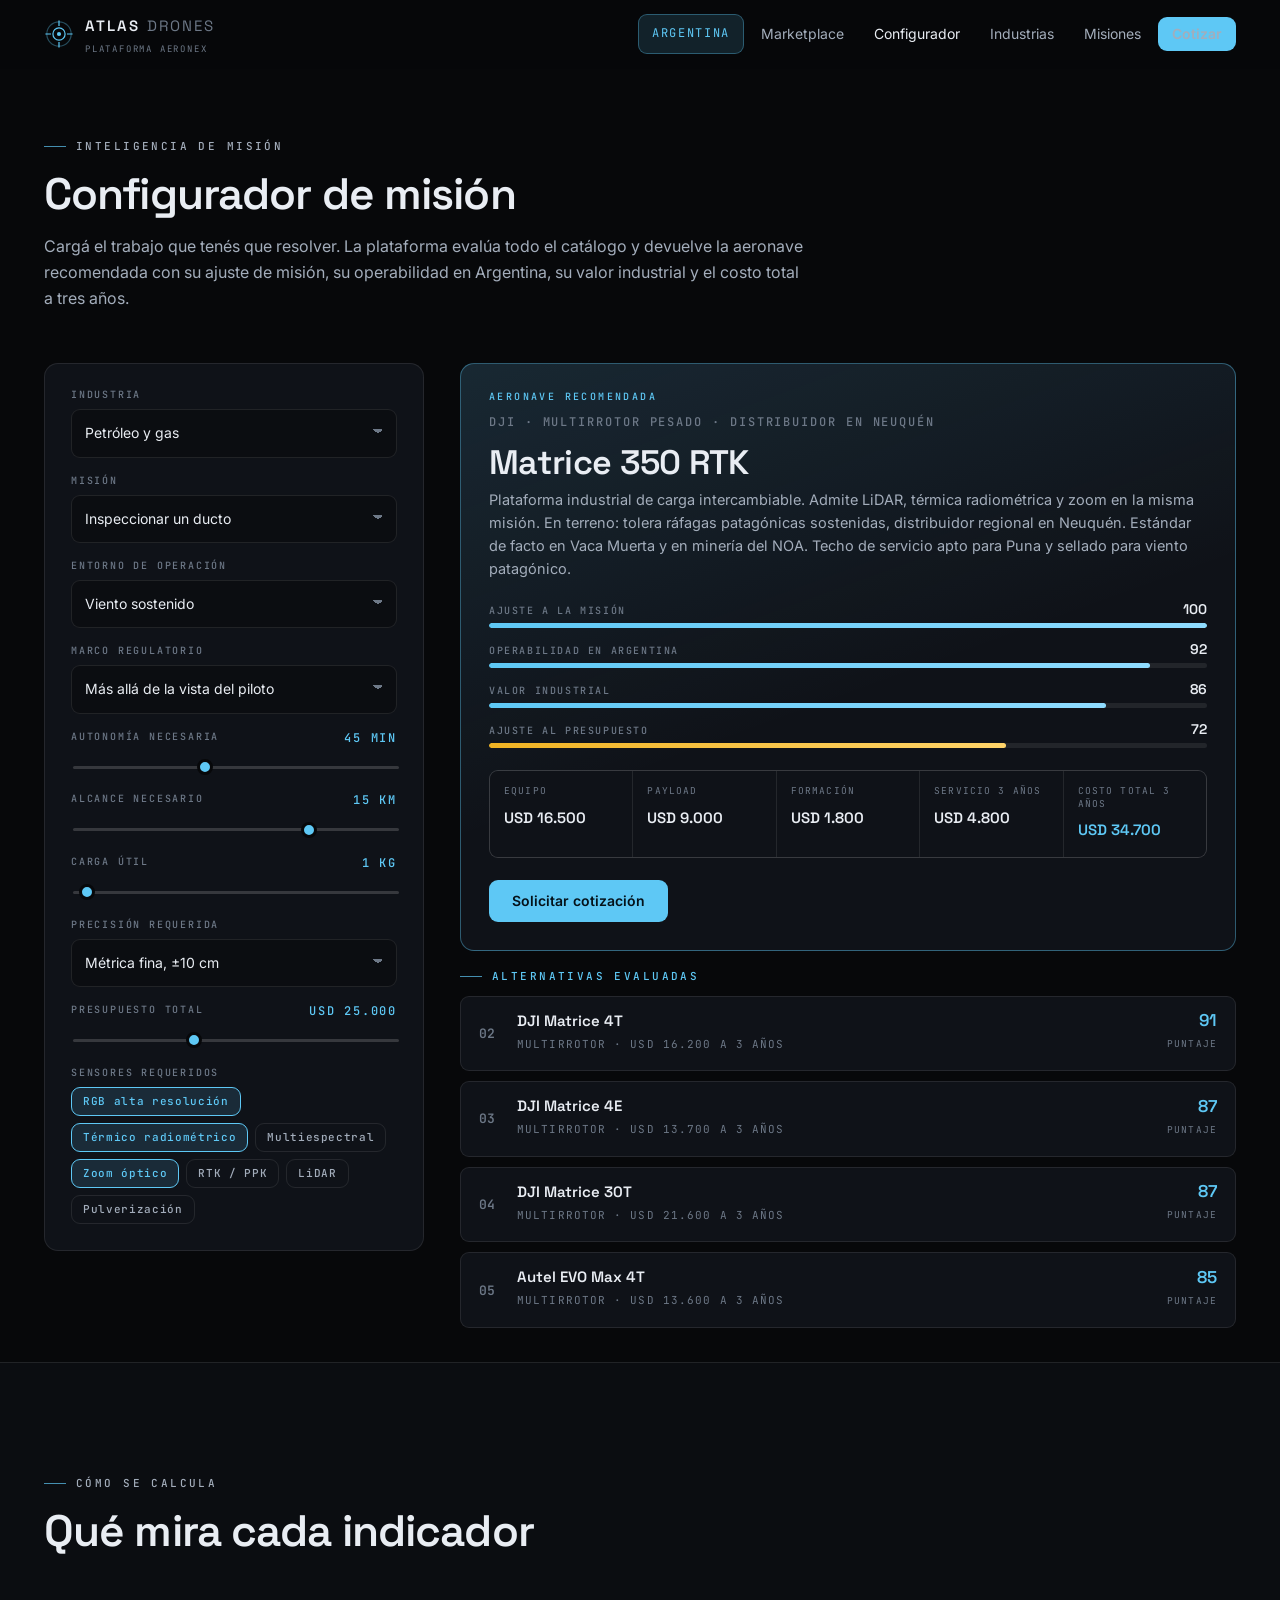
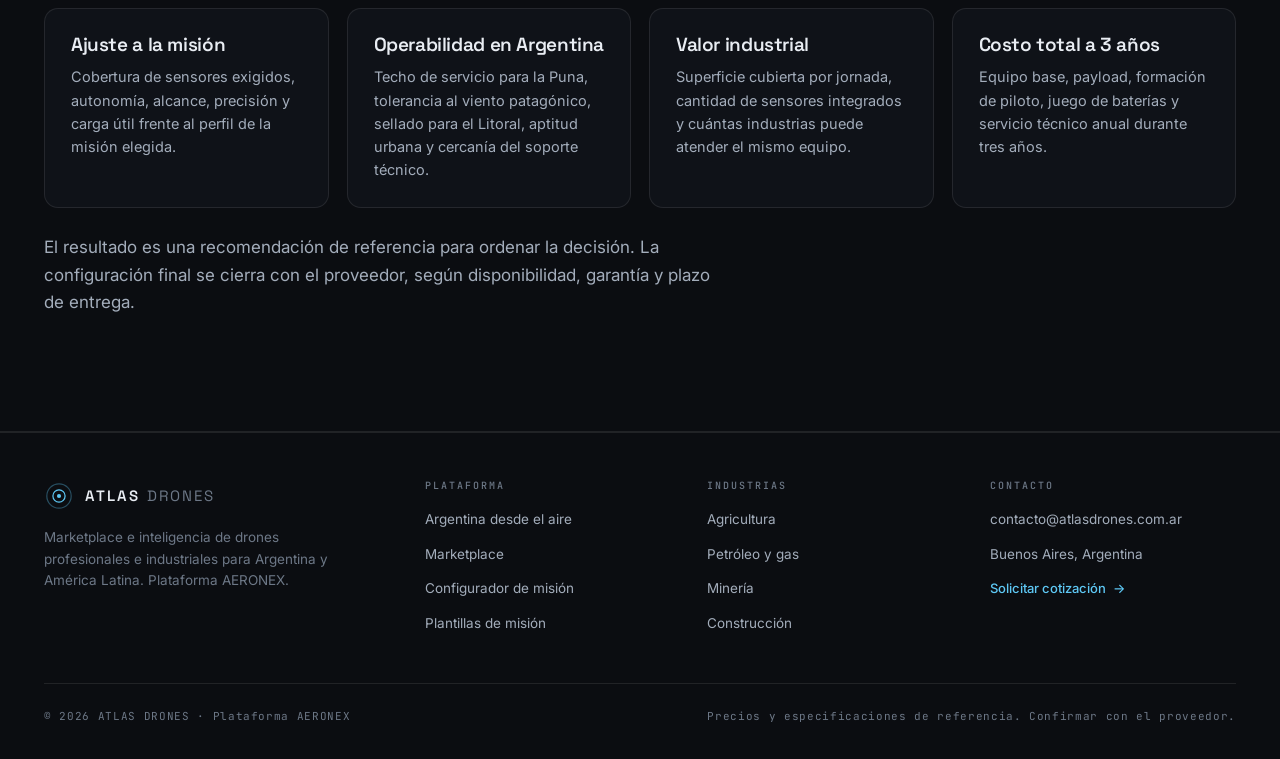
<file: configurador.html>
<!doctype html>
<html lang="es">
<head>
<meta charset="utf-8">
<meta name="viewport" content="width=device-width, initial-scale=1">
<title>Configurador de misión · ATLAS DRONES</title>
<meta name="description" content="Elegí industria, misión y entorno y obtené la aeronave recomendada con ajuste de misión, operabilidad en Argentina y costo total.">
<meta name="theme-color" content="#07080a">
<link rel="canonical" href="https://atlas-drones-sepia.vercel.app/configurador.html">
<meta property="og:site_name" content="ATLAS DRONES">
<meta property="og:title" content="Configurador de misión · ATLAS DRONES">
<meta property="og:description" content="Elegí industria, misión y entorno y obtené la aeronave recomendada con ajuste de misión, operabilidad en Argentina y costo total.">
<meta property="og:type" content="website">
<meta property="og:locale" content="es_AR">
<meta property="og:url" content="https://atlas-drones-sepia.vercel.app/configurador.html">
<meta property="og:image" content="https://atlas-drones-sepia.vercel.app/img/og.png">
<meta property="og:image:width" content="1200">
<meta property="og:image:height" content="630">
<meta property="og:image:alt" content="ATLAS DRONES, plataforma AERONEX: mapa de Argentina por región operativa.">
<meta name="twitter:card" content="summary_large_image">
<meta name="twitter:title" content="Configurador de misión · ATLAS DRONES">
<meta name="twitter:description" content="Elegí industria, misión y entorno y obtené la aeronave recomendada con ajuste de misión, operabilidad en Argentina y costo total.">
<meta name="twitter:image" content="https://atlas-drones-sepia.vercel.app/img/og.png">
<link rel="icon" href="assets/favicon.svg" type="image/svg+xml">
<link rel="preconnect" href="https://fonts.googleapis.com">
<link rel="preconnect" href="https://fonts.gstatic.com" crossorigin>
<link href="https://fonts.googleapis.com/css2?family=Space+Grotesk:wght@400;500;600;700&family=Inter:wght@400;500;600&family=JetBrains+Mono:wght@400;500&display=swap" rel="stylesheet">
<link rel="stylesheet" href="styles.css">
</head>
<body>
<a class="skip-link" href="#main">Saltar al contenido</a>

<header class="nav" id="nav">
  <div class="container nav__inner">
    <a class="brand" href="index.html" aria-label="ATLAS DRONES, inicio">
      <svg class="brand__mark" viewBox="0 0 32 32" aria-hidden="true">
        <circle cx="16" cy="16" r="13" fill="none" stroke="currentColor" stroke-width="1.3" opacity=".35"/>
        <circle cx="16" cy="16" r="6.5" fill="none" stroke="currentColor" stroke-width="1.3"/>
        <path d="M16 1.5v6M16 24.5v6M1.5 16h6M24.5 16h6" stroke="currentColor" stroke-width="1.3"/>
        <circle cx="16" cy="16" r="2.2" fill="currentColor"/>
      </svg>
      <span>
        <span class="brand__text">ATLAS<span> DRONES</span></span>
        <span class="brand__sub">PLATAFORMA AERONEX</span>
      </span>
    </a>
    <nav class="nav__links" id="navLinks" aria-label="Navegación principal">
      <a href="argentina.html" class="nav__ar">ARGENTINA</a>
      <a href="marketplace.html">Marketplace</a>
      <a href="configurador.html">Configurador</a>
      <a href="index.html#industrias">Industrias</a>
      <a href="index.html#misiones">Misiones</a>
      <a href="#" class="btn btn--sm" data-quote="Consulta general">Cotizar</a>
    </nav>
    <button class="nav__toggle" id="navToggle" aria-expanded="false" aria-controls="navLinks" aria-label="Abrir menú">
      <span></span><span></span><span></span>
    </button>
  </div>
</header>

<main id="main">

  <section class="section" style="padding-block:clamp(40px,6vw,72px) 34px">
    <div class="container">
      <header class="section__head reveal">
        <p class="eyebrow">Inteligencia de misión</p>
        <h2>Configurador de misión</h2>
        <p>
          Cargá el trabajo que tenés que resolver. La plataforma evalúa todo el catálogo y
          devuelve la aeronave recomendada con su ajuste de misión, su operabilidad en
          Argentina, su valor industrial y el costo total a tres años.
        </p>
      </header>

      <div class="cfg">
        <form class="cfgform reveal" id="cfgForm">
          <div class="field">
            <label for="cIndustria">Industria</label>
            <select id="cIndustria" name="industria"></select>
          </div>
          <div class="field">
            <label for="cMision">Misión</label>
            <select id="cMision" name="mision"></select>
          </div>
          <div class="field">
            <label for="cEntorno">Entorno de operación</label>
            <select id="cEntorno" name="entorno"></select>
          </div>
          <div class="field">
            <label for="cRegulatorio">Marco regulatorio</label>
            <select id="cRegulatorio" name="regulatorio">
              <option value="estandar">Vuelo a la vista, zona despoblada</option>
              <option value="urbano">Zona urbana con autorización</option>
              <option value="bvlos">Más allá de la vista del piloto</option>
            </select>
          </div>
          <div class="field range">
            <label for="cAutonomia">Autonomía necesaria <output for="cAutonomia"></output></label>
            <input type="range" id="cAutonomia" name="autonomia" min="15" max="90" step="1" data-unit="min">
          </div>
          <div class="field range">
            <label for="cAlcance">Alcance necesario <output for="cAlcance"></output></label>
            <input type="range" id="cAlcance" name="alcance" min="1" max="20" step="1" data-unit="km">
          </div>
          <div class="field range">
            <label for="cCarga">Carga útil <output for="cCarga"></output></label>
            <input type="range" id="cCarga" name="carga" min="0.2" max="40" step="0.1" data-unit="kg">
          </div>
          <div class="field">
            <label for="cPrecision">Precisión requerida</label>
            <select id="cPrecision" name="precision">
              <option value="1">Topográfica, ±1 cm</option>
              <option value="3">Centimétrica, ±3 cm</option>
              <option value="10">Métrica fina, ±10 cm</option>
              <option value="50">Orientativa, ±50 cm</option>
              <option value="100">Sin exigencia de precisión</option>
            </select>
          </div>
          <div class="field range">
            <label for="cPresupuesto">Presupuesto total <output for="cPresupuesto"></output></label>
            <input type="range" id="cPresupuesto" name="presupuesto" min="5000" max="60000" step="500" value="25000">
          </div>
          <div class="field">
            <label>Sensores requeridos</label>
            <div class="checks" id="cSensores"></div>
          </div>
        </form>

        <div class="result" id="cfgResult" aria-live="polite"></div>
      </div>
    </div>
  </section>

  <section class="section section--alt">
    <div class="container">
      <header class="section__head reveal">
        <p class="eyebrow">Cómo se calcula</p>
        <h2>Qué mira cada indicador</h2>
      </header>
      <div class="grid grid--4">
        <article class="card reveal"><h3>Ajuste a la misión</h3><p>Cobertura de sensores exigidos, autonomía, alcance, precisión y carga útil frente al perfil de la misión elegida.</p></article>
        <article class="card reveal"><h3>Operabilidad en Argentina</h3><p>Techo de servicio para la Puna, tolerancia al viento patagónico, sellado para el Litoral, aptitud urbana y cercanía del soporte técnico.</p></article>
        <article class="card reveal"><h3>Valor industrial</h3><p>Superficie cubierta por jornada, cantidad de sensores integrados y cuántas industrias puede atender el mismo equipo.</p></article>
        <article class="card reveal"><h3>Costo total a 3 años</h3><p>Equipo base, payload, formación de piloto, juego de baterías y servicio técnico anual durante tres años.</p></article>
      </div>
      <p class="lead reveal" style="margin-top:26px">
        El resultado es una recomendación de referencia para ordenar la decisión. La configuración
        final se cierra con el proveedor, según disponibilidad, garantía y plazo de entrega.
      </p>
    </div>
  </section>

</main>

<footer class="footer">
  <div class="container">
    <div class="footer__grid">
      <div>
        <a class="brand" href="index.html">
          <svg class="brand__mark" viewBox="0 0 32 32" aria-hidden="true">
            <circle cx="16" cy="16" r="13" fill="none" stroke="currentColor" stroke-width="1.3" opacity=".35"/>
            <circle cx="16" cy="16" r="6.5" fill="none" stroke="currentColor" stroke-width="1.3"/>
            <circle cx="16" cy="16" r="2.2" fill="currentColor"/>
          </svg>
          <span><span class="brand__text">ATLAS<span> DRONES</span></span></span>
        </a>
        <p>Marketplace e inteligencia de drones profesionales e industriales para Argentina y América Latina. Plataforma AERONEX.</p>
      </div>
      <div>
        <h4>Plataforma</h4>
        <ul>
          <li><a href="argentina.html">Argentina desde el aire</a></li>
          <li><a href="marketplace.html">Marketplace</a></li>
          <li><a href="configurador.html">Configurador de misión</a></li>
          <li><a href="index.html#misiones">Plantillas de misión</a></li>
        </ul>
      </div>
      <div>
        <h4>Industrias</h4>
        <ul>
          <li><a href="marketplace.html?industria=agro">Agricultura</a></li>
          <li><a href="marketplace.html?industria=oil-gas">Petróleo y gas</a></li>
          <li><a href="marketplace.html?industria=mineria">Minería</a></li>
          <li><a href="marketplace.html?industria=construccion">Construcción</a></li>
        </ul>
      </div>
      <div>
        <h4>Contacto</h4>
        <ul>
          <li><a href="mailto:contacto@atlasdrones.com.ar">contacto@atlasdrones.com.ar</a></li>
          <li><span>Buenos Aires, Argentina</span></li>
          <li><button class="link" type="button" data-quote="Consulta general" style="background:none;border:0;padding:0;cursor:pointer">Solicitar cotización</button></li>
        </ul>
      </div>
    </div>
    <div class="footer__bottom">
      <p>&copy; <span data-year>2026</span> ATLAS DRONES · Plataforma AERONEX</p>
      <p>Precios y especificaciones de referencia. Confirmar con el proveedor.</p>
    </div>
  </div>
</footer>

<!-- ------------------------------------------------------- modal cotización -->
<div class="modal" id="quoteModal" role="dialog" aria-modal="true" aria-labelledby="quoteTitle">
  <div class="modal__box">
    <div class="modal__head">
      <h3 id="quoteTitle">Solicitar cotización</h3>
      <button class="modal__close" type="button" data-close aria-label="Cerrar">&times;</button>
    </div>
    <p class="modal__sub">Consulta sobre: <strong id="quoteContext" class="accent">Consulta general</strong></p>
    <form data-mailto="contacto@atlasdrones.com.ar">
      <input type="hidden" name="asunto" id="quoteSubject" value="Consulta general">
      <div class="field"><label for="qNombre">Nombre y empresa</label><input id="qNombre" name="nombre" required placeholder="Nombre, razón social"></div>
      <div class="field"><label for="qContacto">Correo o teléfono</label><input id="qContacto" name="contacto" required placeholder="Para responderte"></div>
      <div class="field"><label for="qProvincia">Provincia de operación</label><input id="qProvincia" name="provincia" placeholder="Neuquén, Córdoba, Salta..."></div>
      <div class="field"><label for="qMensaje">Misión y alcance</label><textarea id="qMensaje" name="mensaje" rows="4" required placeholder="Qué necesitás relevar, superficie o kilómetros, fecha estimada"></textarea></div>
      <button class="btn btn--block" type="submit">Enviar consulta</button>
      <p class="formnote"></p>
    </form>
  </div>
</div>

<script src="assets/data.js"></script>
<script src="assets/app.js"></script>
<script>
/* Carga las opciones del configurador desde el modelo de datos. */
(function () {
  var A = window.AERONEX, f = document.getElementById('cfgForm');
  document.getElementById('cIndustria').innerHTML =
    A.INDUSTRIES.map(function (i) { return '<option value="' + i.id + '">' + i.name + '</option>'; }).join('');
  document.getElementById('cEntorno').innerHTML =
    Object.keys(A.ENV_LABEL).map(function (k) { return '<option value="' + k + '">' + A.ENV_LABEL[k] + '</option>'; }).join('');
  document.getElementById('cSensores').innerHTML =
    Object.keys(A.SENSOR_LABEL).map(function (k) {
      return '<label><input type="checkbox" name="sensor" value="' + k + '">' + A.SENSOR_LABEL[k] + '</label>';
    }).join('');
})();
</script>
<script src="assets/configurator.js"></script>
</body>
</html>
</file>
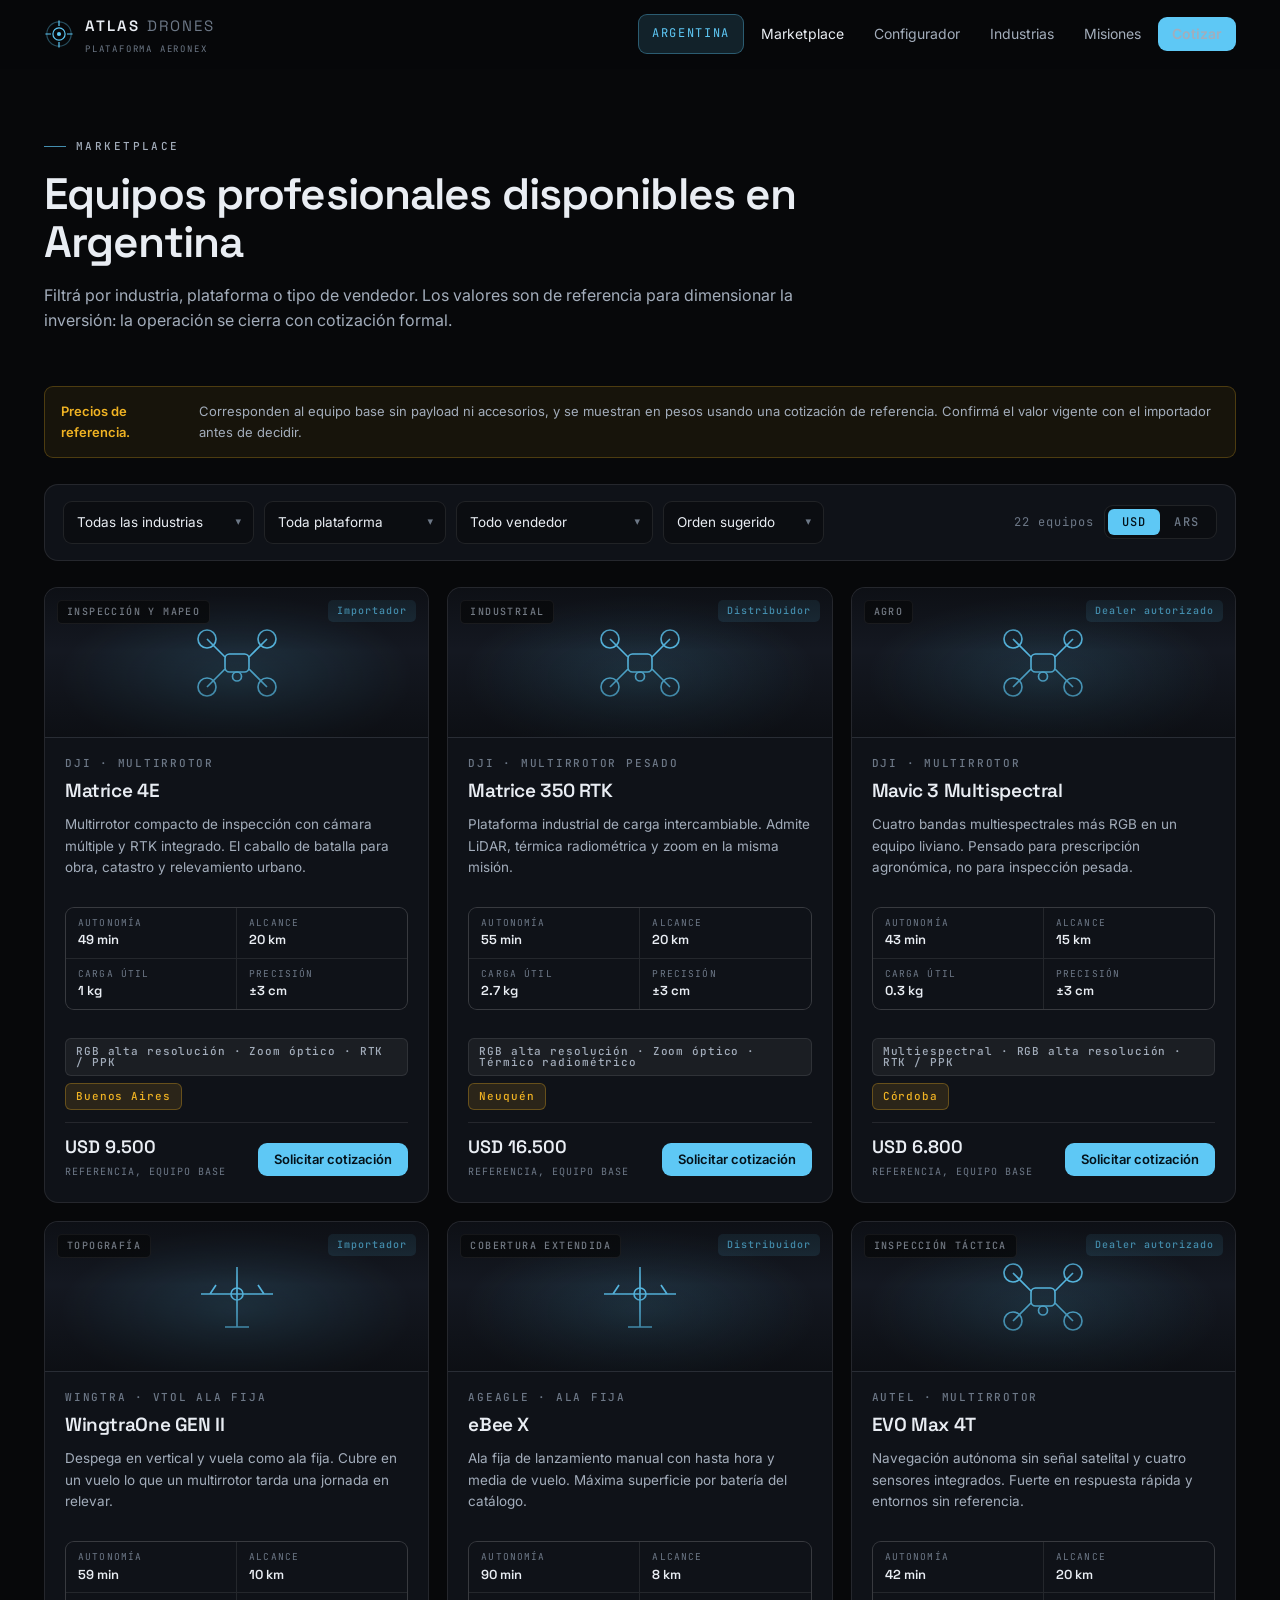
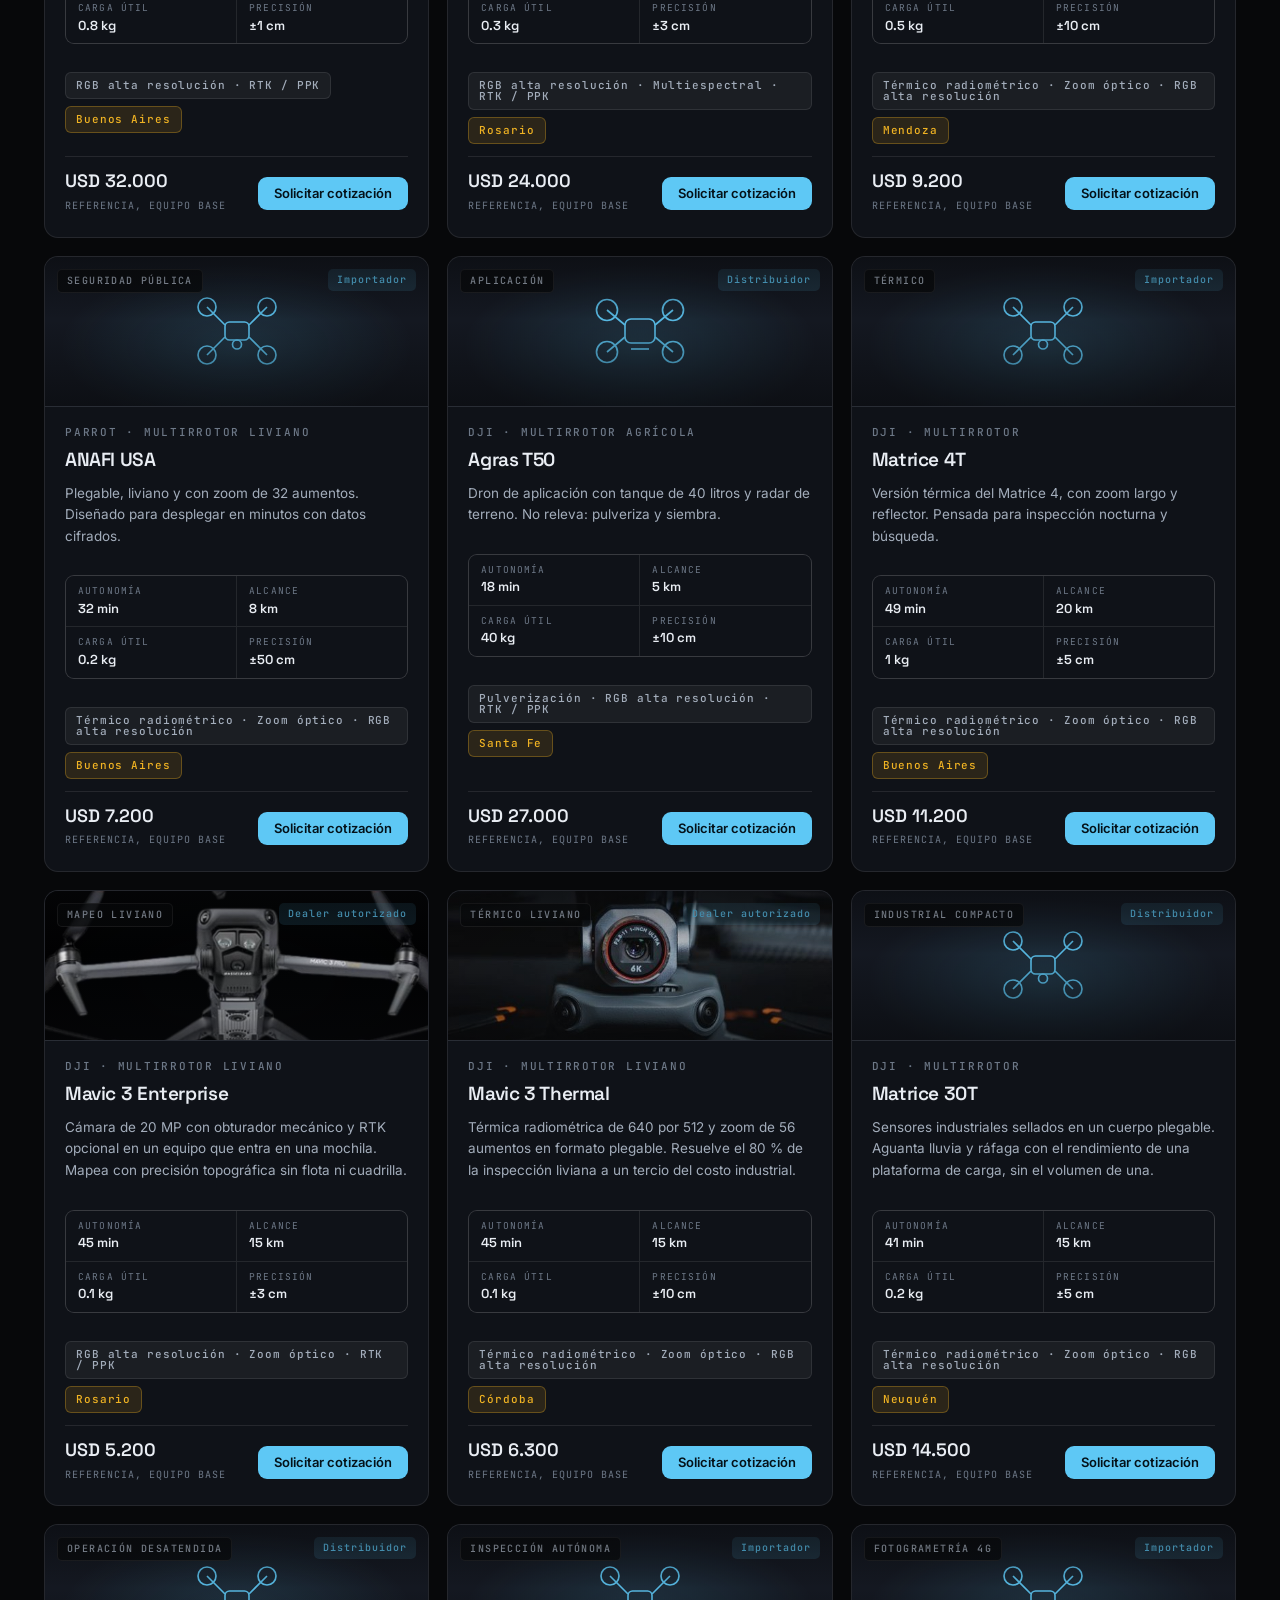
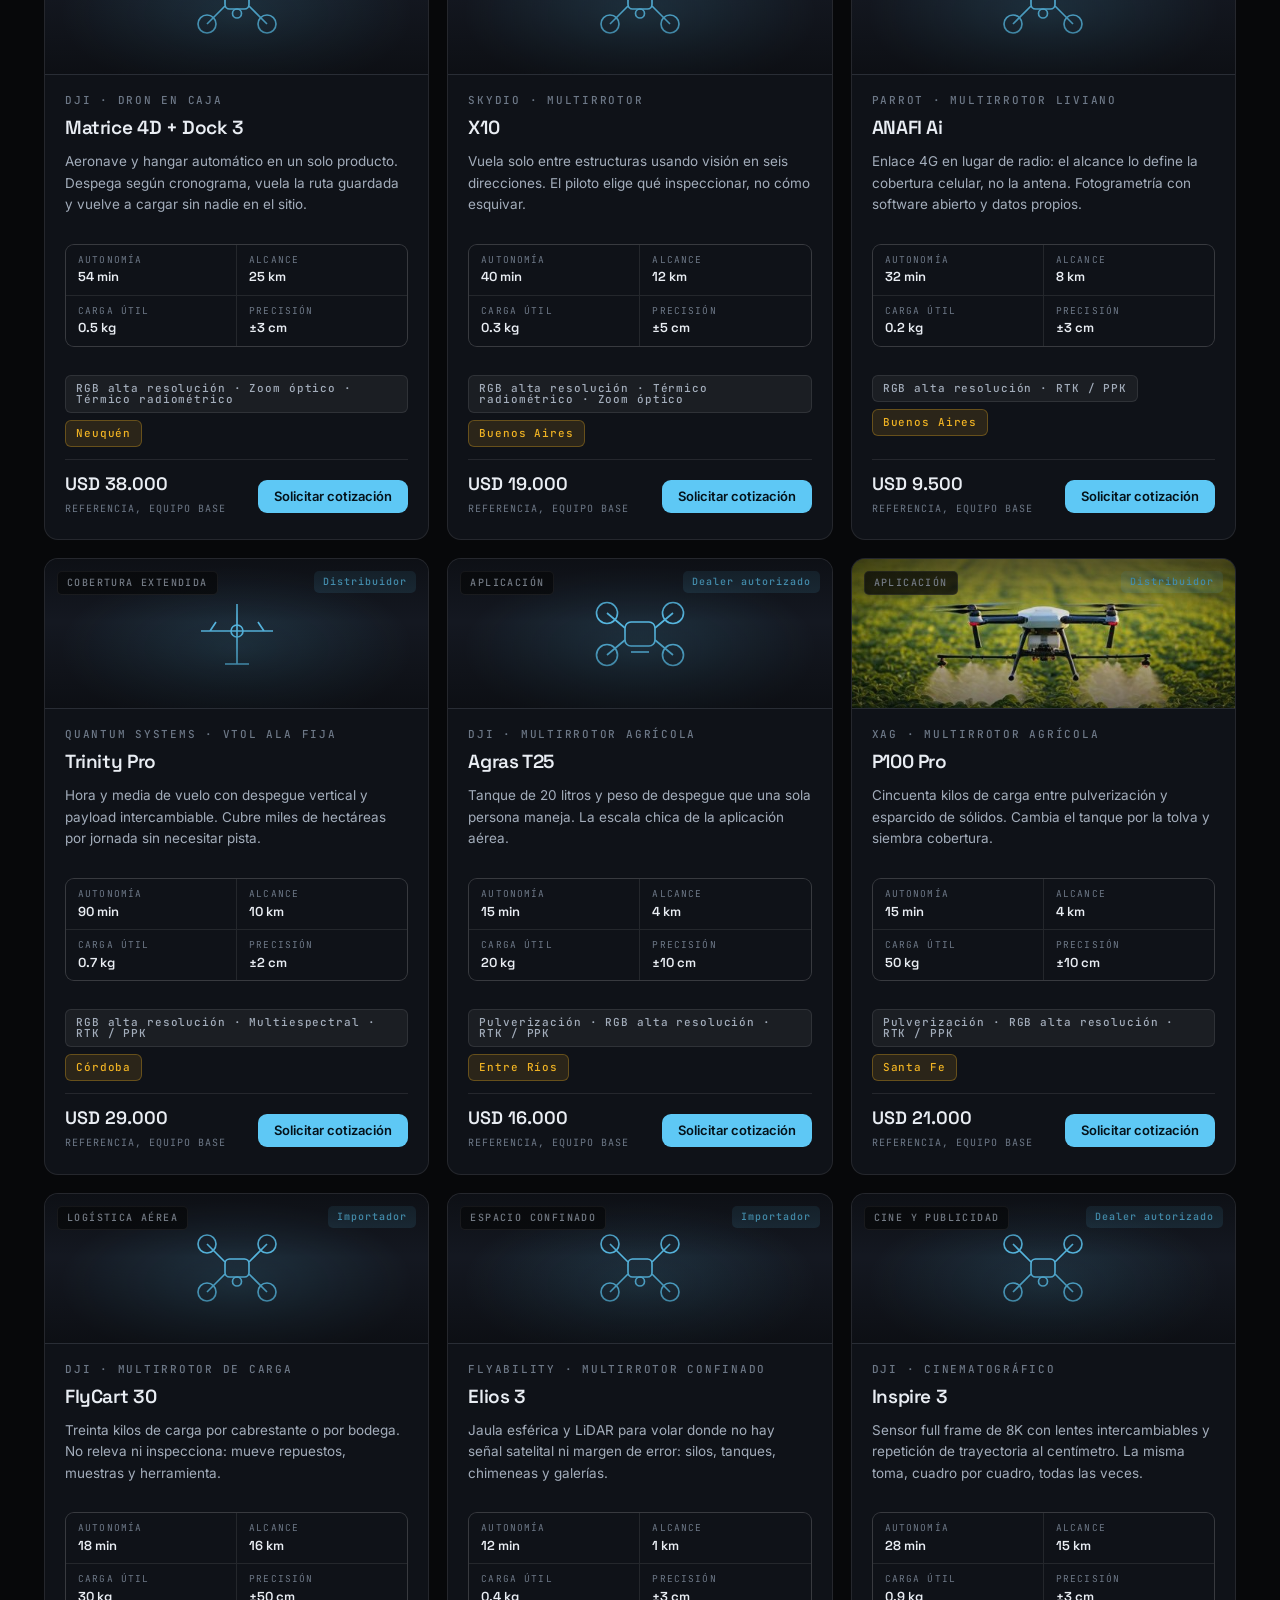
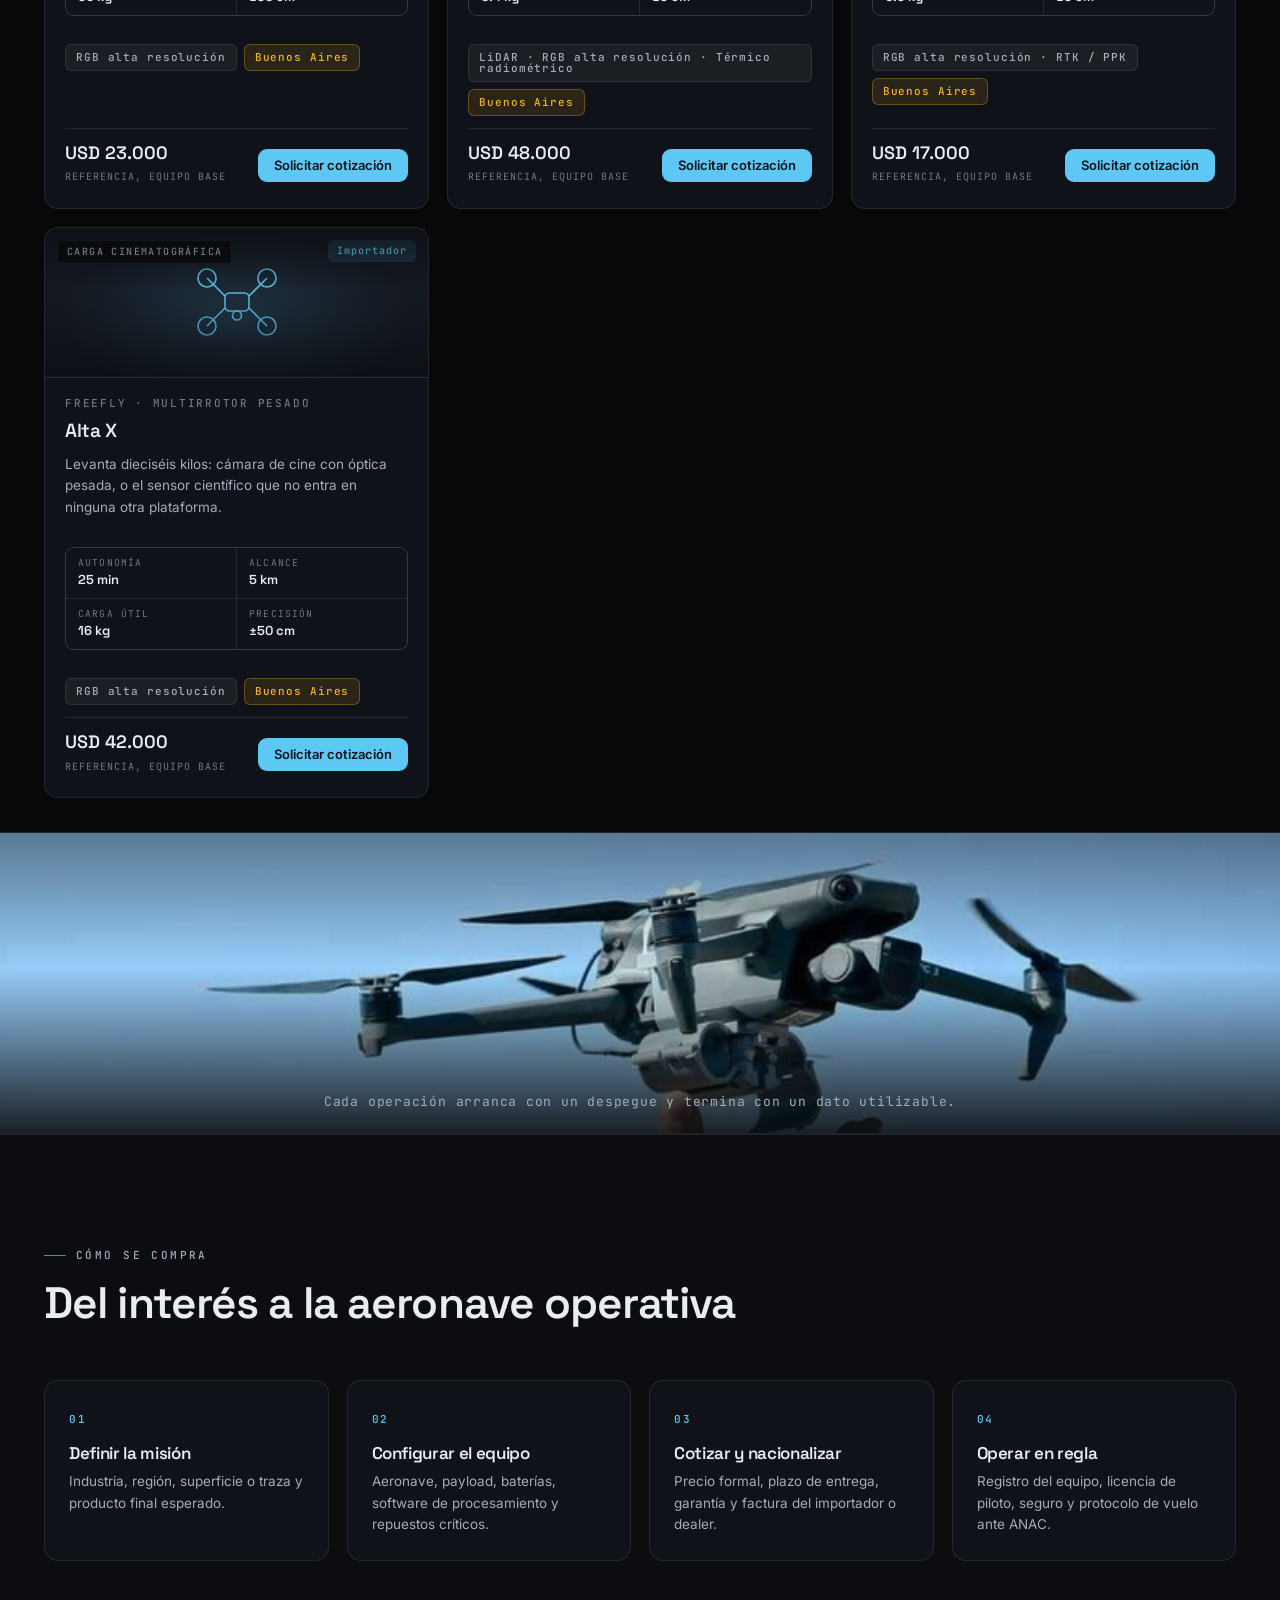
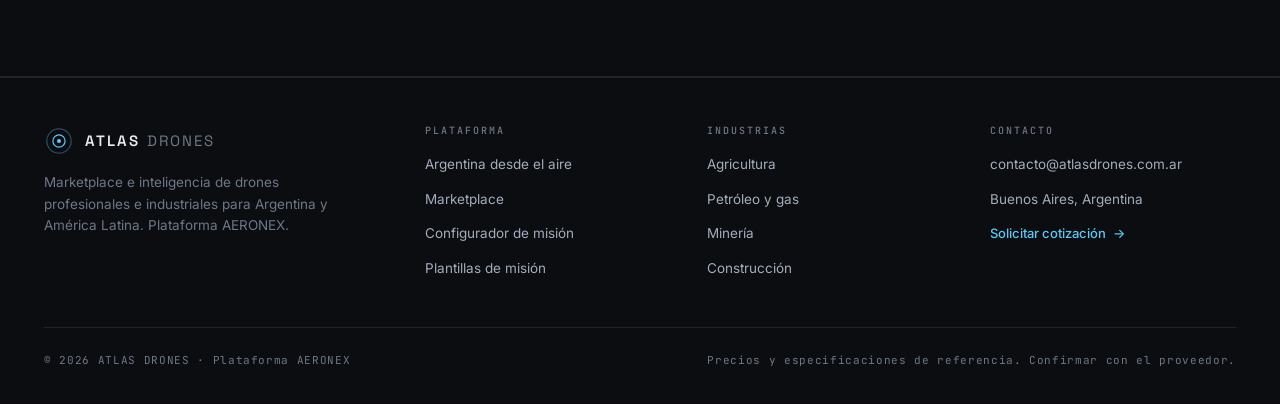
<file: marketplace.html>
<!doctype html>
<html lang="es">
<head>
<meta charset="utf-8">
<meta name="viewport" content="width=device-width, initial-scale=1">
<title>Marketplace de drones profesionales · ATLAS DRONES</title>
<meta name="description" content="Catálogo de drones profesionales e industriales disponibles en Argentina, con precios de referencia en pesos y dólares.">
<meta name="theme-color" content="#07080a">
<link rel="canonical" href="https://atlas-drones-sepia.vercel.app/marketplace.html">
<meta property="og:site_name" content="ATLAS DRONES">
<meta property="og:title" content="Marketplace de drones profesionales · ATLAS DRONES">
<meta property="og:description" content="Catálogo de drones profesionales e industriales disponibles en Argentina, con precios de referencia en pesos y dólares.">
<meta property="og:type" content="website">
<meta property="og:locale" content="es_AR">
<meta property="og:url" content="https://atlas-drones-sepia.vercel.app/marketplace.html">
<meta property="og:image" content="https://atlas-drones-sepia.vercel.app/img/og.png">
<meta property="og:image:width" content="1200">
<meta property="og:image:height" content="630">
<meta property="og:image:alt" content="ATLAS DRONES, plataforma AERONEX: mapa de Argentina por región operativa.">
<meta name="twitter:card" content="summary_large_image">
<meta name="twitter:title" content="Marketplace de drones profesionales · ATLAS DRONES">
<meta name="twitter:description" content="Catálogo de drones profesionales e industriales disponibles en Argentina, con precios de referencia en pesos y dólares.">
<meta name="twitter:image" content="https://atlas-drones-sepia.vercel.app/img/og.png">
<link rel="icon" href="assets/favicon.svg" type="image/svg+xml">
<link rel="preconnect" href="https://fonts.googleapis.com">
<link rel="preconnect" href="https://fonts.gstatic.com" crossorigin>
<link href="https://fonts.googleapis.com/css2?family=Space+Grotesk:wght@400;500;600;700&family=Inter:wght@400;500;600&family=JetBrains+Mono:wght@400;500&display=swap" rel="stylesheet">
<link rel="stylesheet" href="styles.css">
</head>
<body>
<a class="skip-link" href="#main">Saltar al contenido</a>

<header class="nav" id="nav">
  <div class="container nav__inner">
    <a class="brand" href="index.html" aria-label="ATLAS DRONES, inicio">
      <svg class="brand__mark" viewBox="0 0 32 32" aria-hidden="true">
        <circle cx="16" cy="16" r="13" fill="none" stroke="currentColor" stroke-width="1.3" opacity=".35"/>
        <circle cx="16" cy="16" r="6.5" fill="none" stroke="currentColor" stroke-width="1.3"/>
        <path d="M16 1.5v6M16 24.5v6M1.5 16h6M24.5 16h6" stroke="currentColor" stroke-width="1.3"/>
        <circle cx="16" cy="16" r="2.2" fill="currentColor"/>
      </svg>
      <span>
        <span class="brand__text">ATLAS<span> DRONES</span></span>
        <span class="brand__sub">PLATAFORMA AERONEX</span>
      </span>
    </a>
    <nav class="nav__links" id="navLinks" aria-label="Navegación principal">
      <a href="argentina.html" class="nav__ar">ARGENTINA</a>
      <a href="marketplace.html">Marketplace</a>
      <a href="configurador.html">Configurador</a>
      <a href="index.html#industrias">Industrias</a>
      <a href="index.html#misiones">Misiones</a>
      <a href="#" class="btn btn--sm" data-quote="Consulta general">Cotizar</a>
    </nav>
    <button class="nav__toggle" id="navToggle" aria-expanded="false" aria-controls="navLinks" aria-label="Abrir menú">
      <span></span><span></span><span></span>
    </button>
  </div>
</header>

<main id="main">

  <section class="section" style="padding-block:clamp(40px,6vw,72px) 34px">
    <div class="container">
      <header class="section__head reveal">
        <p class="eyebrow">Marketplace</p>
        <h2>Equipos profesionales disponibles en Argentina</h2>
        <p>
          Filtrá por industria, plataforma o tipo de vendedor. Los valores son de referencia
          para dimensionar la inversión: la operación se cierra con cotización formal.
        </p>
      </header>

      <div class="disclaimer reveal">
        <b>Precios de referencia.</b>
        <span>Corresponden al equipo base sin payload ni accesorios, y se muestran en pesos usando una cotización de referencia. Confirmá el valor vigente con el importador antes de decidir.</span>
      </div>

      <div class="shopbar reveal">
        <div class="filters">
          <div class="select"><select id="fIndustria" aria-label="Filtrar por industria"><option value="">Todas las industrias</option></select></div>
          <div class="select"><select id="fCategoria" aria-label="Filtrar por plataforma"><option value="">Toda plataforma</option></select></div>
          <div class="select"><select id="fVendedor" aria-label="Filtrar por vendedor"><option value="">Todo vendedor</option></select></div>
          <div class="select"><select id="fOrden" aria-label="Ordenar"><option value="">Orden sugerido</option><option value="precio">Menor precio</option><option value="autonomia">Mayor autonomía</option><option value="cobertura">Mayor cobertura</option></select></div>
        </div>
        <div class="fx">
          <span class="mono" id="shopCount" style="color:var(--tx-3)"></span>
          <div class="toggle" role="group" aria-label="Moneda">
            <button type="button" data-cur="USD">USD</button>
            <button type="button" data-cur="ARS">ARS</button>
          </div>
        </div>
      </div>

      <div class="grid grid--3" id="shopGrid"></div>
    </div>
  </section>

  <!-- ---------------------------------------------------------- banda foto -->
  <section class="banda reveal">
    <img src="img/despegue.jpg" alt="" width="792" height="344" loading="lazy" decoding="async">
    <p class="banda__pie">Cada operación arranca con un despegue y termina con un dato utilizable.</p>
  </section>

  <section class="section section--alt">
    <div class="container">
      <header class="section__head reveal">
        <p class="eyebrow">Cómo se compra</p>
        <h2>Del interés a la aeronave operativa</h2>
      </header>
      <ol class="steps">
        <li class="reveal"><span class="steps__num">01</span><h3>Definir la misión</h3><p>Industria, región, superficie o traza y producto final esperado.</p></li>
        <li class="reveal"><span class="steps__num">02</span><h3>Configurar el equipo</h3><p>Aeronave, payload, baterías, software de procesamiento y repuestos críticos.</p></li>
        <li class="reveal"><span class="steps__num">03</span><h3>Cotizar y nacionalizar</h3><p>Precio formal, plazo de entrega, garantía y factura del importador o dealer.</p></li>
        <li class="reveal"><span class="steps__num">04</span><h3>Operar en regla</h3><p>Registro del equipo, licencia de piloto, seguro y protocolo de vuelo ante ANAC.</p></li>
      </ol>
    </div>
  </section>

</main>

<footer class="footer">
  <div class="container">
    <div class="footer__grid">
      <div>
        <a class="brand" href="index.html">
          <svg class="brand__mark" viewBox="0 0 32 32" aria-hidden="true">
            <circle cx="16" cy="16" r="13" fill="none" stroke="currentColor" stroke-width="1.3" opacity=".35"/>
            <circle cx="16" cy="16" r="6.5" fill="none" stroke="currentColor" stroke-width="1.3"/>
            <circle cx="16" cy="16" r="2.2" fill="currentColor"/>
          </svg>
          <span><span class="brand__text">ATLAS<span> DRONES</span></span></span>
        </a>
        <p>Marketplace e inteligencia de drones profesionales e industriales para Argentina y América Latina. Plataforma AERONEX.</p>
      </div>
      <div>
        <h4>Plataforma</h4>
        <ul>
          <li><a href="argentina.html">Argentina desde el aire</a></li>
          <li><a href="marketplace.html">Marketplace</a></li>
          <li><a href="configurador.html">Configurador de misión</a></li>
          <li><a href="index.html#misiones">Plantillas de misión</a></li>
        </ul>
      </div>
      <div>
        <h4>Industrias</h4>
        <ul>
          <li><a href="marketplace.html?industria=agro">Agricultura</a></li>
          <li><a href="marketplace.html?industria=oil-gas">Petróleo y gas</a></li>
          <li><a href="marketplace.html?industria=mineria">Minería</a></li>
          <li><a href="marketplace.html?industria=construccion">Construcción</a></li>
        </ul>
      </div>
      <div>
        <h4>Contacto</h4>
        <ul>
          <li><a href="mailto:contacto@atlasdrones.com.ar">contacto@atlasdrones.com.ar</a></li>
          <li><span>Buenos Aires, Argentina</span></li>
          <li><button class="link" type="button" data-quote="Consulta general" style="background:none;border:0;padding:0;cursor:pointer">Solicitar cotización</button></li>
        </ul>
      </div>
    </div>
    <div class="footer__bottom">
      <p>&copy; <span data-year>2026</span> ATLAS DRONES · Plataforma AERONEX</p>
      <p>Precios y especificaciones de referencia. Confirmar con el proveedor.</p>
    </div>
  </div>
</footer>

<!-- ------------------------------------------------------- modal cotización -->
<div class="modal" id="quoteModal" role="dialog" aria-modal="true" aria-labelledby="quoteTitle">
  <div class="modal__box">
    <div class="modal__head">
      <h3 id="quoteTitle">Solicitar cotización</h3>
      <button class="modal__close" type="button" data-close aria-label="Cerrar">&times;</button>
    </div>
    <p class="modal__sub">Consulta sobre: <strong id="quoteContext" class="accent">Consulta general</strong></p>
    <form data-mailto="contacto@atlasdrones.com.ar">
      <input type="hidden" name="asunto" id="quoteSubject" value="Consulta general">
      <div class="field"><label for="qNombre">Nombre y empresa</label><input id="qNombre" name="nombre" required placeholder="Nombre, razón social"></div>
      <div class="field"><label for="qContacto">Correo o teléfono</label><input id="qContacto" name="contacto" required placeholder="Para responderte"></div>
      <div class="field"><label for="qProvincia">Provincia de operación</label><input id="qProvincia" name="provincia" placeholder="Neuquén, Córdoba, Salta..."></div>
      <div class="field"><label for="qMensaje">Misión y alcance</label><textarea id="qMensaje" name="mensaje" rows="4" required placeholder="Qué necesitás relevar, superficie o kilómetros, fecha estimada"></textarea></div>
      <button class="btn btn--block" type="submit">Enviar consulta</button>
      <p class="formnote"></p>
    </form>
  </div>
</div>

<script src="assets/data.js"></script>
<script src="assets/app.js"></script>
<script src="assets/market.js"></script>
</body>
</html>
</file>
<file: styles.css>
/* ============================================================================
   ATLAS DRONES · plataforma AERONEX
   Sistema visual: base aeroespacial oscura, acento celeste argentino.
   ========================================================================== */

:root{
  --bg:#07080a;
  --bg-2:#0b0d11;
  --surface:#0f1218;
  --surface-2:#141821;
  --line:rgba(255,255,255,.09);
  --line-2:rgba(255,255,255,.16);
  --tx:#e9edf3;
  --tx-2:#a3adbb;
  --tx-3:#6d7887;
  --ac:#5ec8f5;            /* celeste */
  --ac-2:#8fdcff;
  --ac-dim:rgba(94,200,245,.14);
  --sol:#f0b323;           /* sol de mayo */
  --alert:#ff5a52;
  --ok:#35d39a;
  --r:14px;
  --r-sm:9px;
  --shadow:0 22px 60px -28px rgba(0,0,0,.9);
  --mono:"JetBrains Mono",ui-monospace,SFMono-Regular,Menlo,monospace;
  --display:"Space Grotesk",system-ui,sans-serif;
  --body:"Inter",system-ui,-apple-system,sans-serif;
}

*,*::before,*::after{box-sizing:border-box}
html{scroll-behavior:smooth;-webkit-text-size-adjust:100%}
body{
  margin:0;background:var(--bg);color:var(--tx);
  font:400 16px/1.6 var(--body);
  overflow-x:hidden;
  -webkit-font-smoothing:antialiased;
}
img{max-width:100%;display:block}
a{color:inherit;text-decoration:none}
button,input,select,textarea{font:inherit;color:inherit}
h1,h2,h3,h4{font-family:var(--display);font-weight:600;line-height:1.1;letter-spacing:-.02em;margin:0}
p{margin:0}
ul,ol{margin:0;padding:0;list-style:none}

::selection{background:var(--ac);color:#04121a}
:focus-visible{outline:2px solid var(--ac);outline-offset:3px;border-radius:4px}

.container{width:100%;max-width:1240px;margin-inline:auto;padding-inline:24px}
.skip-link{position:absolute;left:-9999px;top:0;background:var(--ac);color:#04121a;padding:10px 16px;z-index:200}
.skip-link:focus{left:12px;top:12px}

/* ---------- tipografía utilitaria ---------- */
.eyebrow{
  font:500 11px/1 var(--mono);letter-spacing:.22em;text-transform:uppercase;
  color:var(--ac);display:flex;align-items:center;gap:10px;margin-bottom:18px;
}
.eyebrow::before{content:"";width:22px;height:1px;background:var(--ac);opacity:.7}
.eyebrow--sol{color:var(--sol)}
.eyebrow--sol::before{background:var(--sol)}
.mono{font-family:var(--mono);font-size:12px;letter-spacing:.08em}
.accent{color:var(--ac)}
.lead{color:var(--tx-2);font-size:17px;max-width:62ch}

/* ---------- navegación ---------- */
.nav{position:sticky;top:0;z-index:100;background:rgba(7,8,10,.78);backdrop-filter:blur(14px);border-bottom:1px solid transparent;transition:border-color .25s,background .25s}
.nav.is-stuck{border-bottom-color:var(--line);background:rgba(7,8,10,.94)}
.nav__inner{display:flex;align-items:center;gap:24px;height:68px}
.brand{display:flex;align-items:center;gap:11px;flex-shrink:0}
.brand__mark{width:30px;height:30px;color:var(--ac);flex-shrink:0}
.brand__text{font:600 15px/1 var(--display);letter-spacing:.14em}
.brand__text span{color:var(--tx-3);font-weight:400}
.brand__sub{display:block;font:400 9px/1.4 var(--mono);letter-spacing:.2em;color:var(--tx-3);margin-top:4px}
.nav__links{display:flex;align-items:center;gap:4px;margin-left:auto}
.nav__links a{
  padding:9px 13px;border-radius:var(--r-sm);font-size:14px;color:var(--tx-2);
  transition:color .2s,background .2s;white-space:nowrap;
}
.nav__links a:hover{color:var(--tx);background:rgba(255,255,255,.05)}
.nav__links a.is-active{color:var(--tx)}
.nav__links a.nav__ar{
  color:var(--ac);font-family:var(--mono);font-size:12px;letter-spacing:.14em;
  border:1px solid rgba(94,200,245,.35);background:var(--ac-dim);
}
.nav__links a.nav__ar:hover{background:rgba(94,200,245,.22);color:var(--ac-2)}
.nav__toggle{display:none;width:42px;height:42px;background:none;border:1px solid var(--line);border-radius:var(--r-sm);cursor:pointer;padding:0;margin-left:auto}
.nav__toggle span{display:block;width:18px;height:1.5px;background:var(--tx);margin:4px auto;transition:transform .25s,opacity .2s}
.nav__toggle[aria-expanded="true"] span:nth-child(1){transform:translateY(5.5px) rotate(45deg)}
.nav__toggle[aria-expanded="true"] span:nth-child(2){opacity:0}
.nav__toggle[aria-expanded="true"] span:nth-child(3){transform:translateY(-5.5px) rotate(-45deg)}

/* ---------- botones ---------- */
.btn{
  display:inline-flex;align-items:center;justify-content:center;gap:9px;
  padding:13px 22px;border-radius:var(--r-sm);border:1px solid transparent;
  background:var(--ac);color:#04121a;font:600 14px/1 var(--body);
  cursor:pointer;transition:transform .18s,box-shadow .2s,background .2s;
}
.btn:hover{background:var(--ac-2);transform:translateY(-1px);box-shadow:0 12px 30px -14px rgba(94,200,245,.8)}
.btn:active{transform:none}
.btn--ghost{background:transparent;border-color:var(--line-2);color:var(--tx)}
.btn--ghost:hover{background:rgba(255,255,255,.06);border-color:var(--ac);box-shadow:none;color:var(--tx)}
.btn--sm{padding:9px 15px;font-size:13px}
.btn--block{width:100%}
.link{
  display:inline-flex;align-items:center;gap:7px;color:var(--ac);
  font:500 13px/1 var(--body);
}
.link::after{content:"→";transition:transform .2s}
.link:hover::after{transform:translateX(4px)}

/* ---------- secciones ---------- */
.section{padding-block:clamp(72px,9vw,120px);position:relative}
.section--alt{background:var(--bg-2);border-block:1px solid var(--line)}
.section__head{max-width:760px;margin-bottom:52px}
.section__head h2{font-size:clamp(28px,4.2vw,44px);margin-bottom:16px}
.section__head p{color:var(--tx-2)}
.head-row{display:flex;align-items:flex-end;justify-content:space-between;gap:24px;flex-wrap:wrap}

/* ---------- hero ---------- */
.hero{position:relative;overflow:hidden;padding-block:clamp(56px,8vw,104px) clamp(64px,9vw,110px)}
.hero__bg{position:absolute;inset:0;pointer-events:none}
.hero__bg::before{
  content:"";position:absolute;inset:0;
  background-image:linear-gradient(rgba(255,255,255,.028) 1px,transparent 1px),
                   linear-gradient(90deg,rgba(255,255,255,.028) 1px,transparent 1px);
  background-size:64px 64px;
  mask-image:radial-gradient(ellipse 80% 60% at 50% 30%,#000 20%,transparent 75%);
}
.hero__glow{
  position:absolute;top:-18%;left:50%;translate:-50% 0;width:min(900px,120%);aspect-ratio:1;
  background:radial-gradient(circle,rgba(94,200,245,.16),transparent 62%);
}
.hero__inner{position:relative;display:grid;grid-template-columns:minmax(0,1.05fr) minmax(0,.95fr);gap:56px;align-items:center}
.hero__title{font-size:clamp(38px,6.4vw,72px);letter-spacing:-.035em;margin-bottom:22px}
.hero__title em{font-style:normal;color:var(--ac);display:block}
.hero__lead{color:var(--tx-2);font-size:clamp(15px,1.6vw,18px);max-width:56ch;margin-bottom:30px}
.hero__actions{display:flex;gap:12px;flex-wrap:wrap;margin-bottom:34px}
.hero__meta{display:flex;gap:28px;flex-wrap:wrap;padding-top:26px;border-top:1px solid var(--line)}
.hero__meta div strong{display:block;font:600 22px/1 var(--display);color:var(--tx)}
.hero__meta div span{font:400 11px/1.5 var(--mono);letter-spacing:.14em;color:var(--tx-3);text-transform:uppercase}

/* mapa decorativo del hero */
.hero__map{position:relative}
.hero__map svg{width:100%;height:auto;max-height:min(64vh,620px);display:block;overflow:visible}
.hero__map .prov{fill:rgba(94,200,245,.07);stroke:rgba(94,200,245,.4);stroke-width:.8;transition:fill .6s}
.hero__map .prov.lit{fill:rgba(94,200,245,.2)}
.hero__map .city{fill:var(--sol)}
.hero__map .pulse{fill:none;stroke:var(--sol);animation:pulse 3s ease-out infinite}
@keyframes pulse{0%{r:3;opacity:.9}100%{r:26;opacity:0}}

/* ---------- tira de industrias ---------- */
.ticker{border-block:1px solid var(--line);background:var(--bg-2);overflow:hidden;padding-block:14px}
.ticker__track{display:flex;gap:38px;width:max-content;animation:slide 46s linear infinite}
.ticker span{font:500 12px/1 var(--mono);letter-spacing:.16em;text-transform:uppercase;color:var(--tx-3);white-space:nowrap;display:flex;align-items:center;gap:38px}
.ticker span::after{content:"";width:4px;height:4px;border-radius:50%;background:var(--ac);opacity:.6}
@keyframes slide{to{transform:translateX(-50%)}}

/* ---------- grillas de tarjetas ---------- */
.grid{display:grid;gap:18px}
.grid--2{grid-template-columns:repeat(auto-fit,minmax(320px,1fr))}
.grid--3{grid-template-columns:repeat(auto-fit,minmax(290px,1fr))}
.grid--4{grid-template-columns:repeat(auto-fit,minmax(230px,1fr))}

.card{
  position:relative;background:var(--surface);border:1px solid var(--line);
  border-radius:var(--r);padding:26px;transition:border-color .25s,transform .25s,background .25s;
}
.card:hover{border-color:var(--line-2);transform:translateY(-3px);background:var(--surface-2)}
.card h3{font-size:19px;margin-bottom:10px}
.card p{color:var(--tx-2);font-size:14.5px}
.card__icon{width:34px;height:34px;stroke:var(--ac);fill:none;stroke-width:1.4;stroke-linecap:round;stroke-linejoin:round;margin-bottom:18px}
.card__num{font:500 11px/1 var(--mono);color:var(--tx-3);letter-spacing:.16em;margin-bottom:16px;display:block}

/* industria */
.ind{
  display:flex;flex-direction:column;gap:6px;padding:18px;background:var(--surface);
  border:1px solid var(--line);border-radius:var(--r-sm);transition:border-color .2s,background .2s;
}
.ind:hover{border-color:var(--ac);background:var(--surface-2)}
.ind strong{font:600 15px/1.2 var(--display)}
.ind span{font-size:12.5px;color:var(--tx-3)}

/* ---------- mapa interactivo ---------- */
.mapwrap{display:grid;grid-template-columns:minmax(0,1fr) minmax(0,360px);gap:40px;align-items:start}
.mapstage{
  position:relative;background:
    radial-gradient(ellipse at 50% 35%,rgba(94,200,245,.10),transparent 62%),
    var(--bg-2);
  border:1px solid var(--line);border-radius:var(--r);padding:18px;overflow:hidden;
}
.mapstage::before{
  content:"";position:absolute;inset:0;
  background-image:linear-gradient(rgba(255,255,255,.03) 1px,transparent 1px),
                   linear-gradient(90deg,rgba(255,255,255,.03) 1px,transparent 1px);
  background-size:40px 40px;pointer-events:none;
}
.mapstage svg{position:relative;width:100%;height:auto;max-height:72vh;display:block;overflow:visible}
.mapstage .prov{
  fill:rgba(255,255,255,.045);stroke:rgba(255,255,255,.22);stroke-width:.7;
  cursor:pointer;transition:fill .25s,stroke .25s;
}
.mapstage .prov:hover{fill:rgba(94,200,245,.28);stroke:var(--ac)}
.mapstage g.region.is-on .prov{fill:rgba(94,200,245,.3);stroke:var(--ac);stroke-width:1}
.mapstage g.region.is-dim .prov{fill:rgba(255,255,255,.02);stroke:rgba(255,255,255,.1)}
.mapstage .rlabel{
  font:500 11px/1 var(--mono);letter-spacing:.18em;fill:var(--tx-2);
  text-anchor:middle;pointer-events:none;transition:fill .25s;
}
.mapstage g.region.is-on .rlabel{fill:var(--ac)}
.mapstage .city-dot{fill:var(--sol);pointer-events:none}
.mapstage .city-name{font:400 9.5px/1 var(--mono);fill:var(--tx-3);pointer-events:none;letter-spacing:.06em}
.mapstage .scan{
  fill:none;stroke:var(--ac);stroke-width:1;opacity:.55;
  animation:scan 6s linear infinite;
}
@keyframes scan{0%{transform:translateY(0)}100%{transform:translateY(var(--h,1345px))}}

.mappanel{position:sticky;top:92px;background:var(--surface);border:1px solid var(--line);border-radius:var(--r);overflow:hidden}
.mappanel__top{padding:20px 22px;border-bottom:1px solid var(--line);background:var(--surface-2)}
.mappanel__top h3{font-size:22px;letter-spacing:.04em}
.mappanel__top p{font:400 11px/1.5 var(--mono);letter-spacing:.14em;text-transform:uppercase;color:var(--tx-3);margin-top:6px}
.mappanel__body{padding:22px}
.pblock{margin-bottom:22px}
.pblock:last-child{margin-bottom:0}
.pblock h4{font:500 10px/1 var(--mono);letter-spacing:.2em;text-transform:uppercase;color:var(--tx-3);margin-bottom:11px}
.pblock ul{display:flex;flex-direction:column;gap:7px}
.pblock li{font-size:13.5px;color:var(--tx-2);padding-left:16px;position:relative}
.pblock li::before{content:"";position:absolute;left:0;top:8px;width:5px;height:5px;border-radius:50%;background:var(--ac);opacity:.65}
.chips{display:flex;flex-wrap:wrap;gap:7px}
.chip{
  font:500 11px/1 var(--mono);letter-spacing:.08em;padding:7px 10px;border-radius:6px;
  background:rgba(255,255,255,.05);border:1px solid var(--line);color:var(--tx-2);
}
.chip--ac{background:var(--ac-dim);border-color:rgba(94,200,245,.3);color:var(--ac)}
.chip--sol{background:rgba(240,179,35,.12);border-color:rgba(240,179,35,.3);color:var(--sol)}
.pnote{font-size:13px;color:var(--tx-3);border-left:2px solid var(--sol);padding-left:12px;line-height:1.55}
.pstats{display:grid;grid-template-columns:1fr 1fr;gap:1px;background:var(--line);border:1px solid var(--line);border-radius:var(--r-sm);overflow:hidden}
.pstats div{background:var(--surface);padding:12px 13px}
.pstats span{display:block;font:400 9.5px/1 var(--mono);letter-spacing:.14em;text-transform:uppercase;color:var(--tx-3);margin-bottom:6px}
.pstats b{font:600 13px/1.2 var(--display);color:var(--tx)}

.regiontabs{display:flex;flex-wrap:wrap;gap:8px;margin-bottom:26px}
.regiontabs button{
  font:500 11px/1 var(--mono);letter-spacing:.16em;padding:10px 14px;border-radius:var(--r-sm);
  background:transparent;border:1px solid var(--line);color:var(--tx-3);cursor:pointer;transition:all .2s;
}
.regiontabs button:hover{color:var(--tx);border-color:var(--line-2)}
.regiontabs button.is-on{background:var(--ac-dim);border-color:var(--ac);color:var(--ac)}

/* ---------- misiones ---------- */
.mission{
  display:flex;flex-direction:column;gap:12px;padding:22px;background:var(--surface);
  border:1px solid var(--line);border-radius:var(--r);transition:border-color .25s,transform .25s;
}
.mission:hover{border-color:var(--ac);transform:translateY(-3px)}
.mission__top{display:flex;align-items:center;justify-content:space-between;gap:12px}
.mission h3{font-size:17px}
.mission__ex{font-size:13px;color:var(--tx-3);font-style:italic}
.mission__needs{font-size:13.5px;color:var(--tx-2)}
.mission__specs{display:flex;flex-wrap:wrap;gap:6px;margin-top:auto;padding-top:6px}

/* ---------- marketplace ---------- */
.shopbar{
  display:flex;gap:14px;flex-wrap:wrap;align-items:center;justify-content:space-between;
  padding:16px 18px;background:var(--surface);border:1px solid var(--line);border-radius:var(--r);margin-bottom:26px;
}
.filters{display:flex;gap:10px;flex-wrap:wrap;align-items:center}
.select{position:relative}
.select select{
  appearance:none;background:var(--bg-2);border:1px solid var(--line);color:var(--tx);
  padding:10px 34px 10px 13px;border-radius:var(--r-sm);font-size:13.5px;cursor:pointer;
}
.select::after{content:"▾";position:absolute;right:13px;top:50%;translate:0 -50%;pointer-events:none;color:var(--tx-3);font-size:11px}
.fx{display:flex;align-items:center;gap:10px}
.toggle{display:flex;background:var(--bg-2);border:1px solid var(--line);border-radius:var(--r-sm);padding:3px}
.toggle button{
  background:none;border:0;padding:7px 14px;border-radius:6px;cursor:pointer;
  font:500 12px/1 var(--mono);letter-spacing:.1em;color:var(--tx-3);transition:all .2s;
}
.toggle button.is-on{background:var(--ac);color:#04121a}

.gear{display:flex;flex-direction:column;background:var(--surface);border:1px solid var(--line);border-radius:var(--r);overflow:hidden;transition:border-color .25s,transform .25s}
.gear:hover{border-color:var(--line-2);transform:translateY(-3px)}
.gear__vis{position:relative;height:150px;background:radial-gradient(ellipse at 50% 60%,rgba(94,200,245,.16),transparent 65%),var(--surface-2);border-bottom:1px solid var(--line);display:grid;place-items:center}
.gear__vis svg{width:96px;height:96px;stroke:var(--ac);fill:none;stroke-width:1.1;opacity:.9}
.gear__tier{position:absolute;top:12px;left:12px;font:500 10px/1 var(--mono);letter-spacing:.14em;text-transform:uppercase;padding:6px 9px;border-radius:5px;background:rgba(7,8,10,.75);border:1px solid var(--line);color:var(--tx-2)}
.gear__seller{position:absolute;top:12px;right:12px;font:500 10px/1 var(--mono);letter-spacing:.1em;padding:6px 9px;border-radius:5px;background:var(--ac-dim);color:var(--ac)}
.gear__body{padding:20px;display:flex;flex-direction:column;gap:12px;flex:1}
.gear__brand{font:500 11px/1 var(--mono);letter-spacing:.16em;color:var(--tx-3);text-transform:uppercase}
.gear__body h3{font-size:19px}
.gear__body>p{font-size:13.5px;color:var(--tx-2)}
.specs{display:grid;grid-template-columns:repeat(2,1fr);gap:1px;background:var(--line);border:1px solid var(--line);border-radius:var(--r-sm);overflow:hidden}
.specs div{background:var(--surface);padding:10px 12px}
.specs dt{font:400 9.5px/1 var(--mono);letter-spacing:.12em;text-transform:uppercase;color:var(--tx-3);margin-bottom:5px}
.specs dd{margin:0;font:600 13px/1.2 var(--display)}
.gear__foot{margin-top:auto;padding-top:14px;border-top:1px solid var(--line);display:flex;align-items:center;justify-content:space-between;gap:12px;flex-wrap:wrap}
.gear__price strong{display:block;font:600 18px/1.1 var(--display)}
.gear__price span{font:400 10px/1.4 var(--mono);letter-spacing:.1em;color:var(--tx-3);text-transform:uppercase}

.disclaimer{
  display:flex;gap:12px;align-items:flex-start;padding:14px 16px;border-radius:var(--r-sm);
  background:rgba(240,179,35,.07);border:1px solid rgba(240,179,35,.25);color:var(--tx-2);font-size:13px;margin-bottom:26px;
}
.disclaimer b{color:var(--sol);font-weight:600}

/* ---------- configurador ---------- */
.cfg{display:grid;grid-template-columns:minmax(0,380px) minmax(0,1fr);gap:36px;align-items:start}
.cfgform{background:var(--surface);border:1px solid var(--line);border-radius:var(--r);padding:26px;position:sticky;top:92px}
.field{margin-bottom:18px}
.field:last-child{margin-bottom:0}
.field label{display:block;font:500 10px/1 var(--mono);letter-spacing:.18em;text-transform:uppercase;color:var(--tx-3);margin-bottom:9px}
.field select,.field input,.field textarea{
  width:100%;background:var(--bg-2);border:1px solid var(--line);border-radius:var(--r-sm);
  padding:12px 13px;font-size:14px;transition:border-color .2s;
}
.field select{appearance:none;cursor:pointer;background-image:linear-gradient(45deg,transparent 50%,var(--tx-3) 50%),linear-gradient(135deg,var(--tx-3) 50%,transparent 50%);background-position:calc(100% - 18px) 19px,calc(100% - 13px) 19px;background-size:5px 5px;background-repeat:no-repeat}
.field input:focus,.field select:focus,.field textarea:focus{border-color:var(--ac);outline:none}
.field textarea{resize:vertical}
.range output{float:right;font:500 12px/1 var(--mono);color:var(--ac)}
input[type=range]{-webkit-appearance:none;appearance:none;width:100%;height:3px;background:var(--line-2);border-radius:2px;padding:0;border:0}
input[type=range]::-webkit-slider-thumb{-webkit-appearance:none;width:16px;height:16px;border-radius:50%;background:var(--ac);cursor:pointer;border:3px solid var(--bg)}
input[type=range]::-moz-range-thumb{width:16px;height:16px;border-radius:50%;background:var(--ac);cursor:pointer;border:3px solid var(--bg)}
.checks{display:flex;flex-wrap:wrap;gap:7px}
.checks label{display:inline-flex;align-items:center;gap:7px;padding:8px 11px;border:1px solid var(--line);border-radius:var(--r-sm);cursor:pointer;font:500 11px/1 var(--mono);letter-spacing:.06em;color:var(--tx-2);transition:all .2s;margin:0;text-transform:none}
.checks label:hover{border-color:var(--line-2)}
.checks input{position:absolute;opacity:0;pointer-events:none}
.checks label.is-on{background:var(--ac-dim);border-color:var(--ac);color:var(--ac)}

.result{display:flex;flex-direction:column;gap:20px}
.reco{
  position:relative;background:linear-gradient(160deg,rgba(94,200,245,.12),transparent 55%),var(--surface);
  border:1px solid rgba(94,200,245,.4);border-radius:var(--r);padding:28px;overflow:hidden;
}
.reco__tag{font:500 10px/1 var(--mono);letter-spacing:.24em;text-transform:uppercase;color:var(--ac);margin-bottom:14px;display:block}
.reco h3{font-size:clamp(24px,3.4vw,34px);margin-bottom:6px}
.reco__brand{font:500 12px/1 var(--mono);letter-spacing:.16em;text-transform:uppercase;color:var(--tx-3);margin-bottom:16px}
.reco__why{color:var(--tx-2);font-size:14.5px;margin-bottom:22px}
.meters{display:grid;gap:14px;margin-bottom:22px}
.meter__head{display:flex;justify-content:space-between;align-items:baseline;margin-bottom:7px}
.meter__head span{font:500 10px/1 var(--mono);letter-spacing:.16em;text-transform:uppercase;color:var(--tx-3)}
.meter__head b{font:600 14px/1 var(--display);color:var(--tx)}
.meter__bar{height:5px;border-radius:3px;background:rgba(255,255,255,.08);overflow:hidden}
.meter__bar i{display:block;height:100%;border-radius:3px;background:linear-gradient(90deg,var(--ac),var(--ac-2));width:0;transition:width .9s cubic-bezier(.2,.8,.2,1)}
.meter__bar.warm i{background:linear-gradient(90deg,var(--sol),#ffd469)}
.tco{display:grid;grid-template-columns:repeat(auto-fit,minmax(130px,1fr));gap:1px;background:var(--line);border:1px solid var(--line);border-radius:var(--r-sm);overflow:hidden;margin-bottom:22px}
.tco div{background:var(--surface);padding:14px}
.tco span{display:block;font:400 9.5px/1.3 var(--mono);letter-spacing:.12em;text-transform:uppercase;color:var(--tx-3);margin-bottom:7px}
.tco b{font:600 15px/1.1 var(--display)}
.alts{display:grid;gap:10px}
.alt{display:flex;align-items:center;gap:16px;padding:15px 18px;background:var(--surface);border:1px solid var(--line);border-radius:var(--r-sm);transition:border-color .2s}
.alt:hover{border-color:var(--line-2)}
.alt__rank{font:600 13px/1 var(--mono);color:var(--tx-3);width:22px;flex-shrink:0}
.alt__name{flex:1;min-width:0}
.alt__name strong{display:block;font:600 15px/1.2 var(--display)}
.alt__name span{font:400 11px/1.4 var(--mono);letter-spacing:.1em;color:var(--tx-3);text-transform:uppercase}
.alt__score{text-align:right;flex-shrink:0}
.alt__score strong{display:block;font:600 17px/1 var(--display);color:var(--ac)}
.alt__score span{font:400 9.5px/1.4 var(--mono);letter-spacing:.12em;color:var(--tx-3);text-transform:uppercase}

/* ---------- pasos ---------- */
.steps{counter-reset:s;display:grid;gap:18px;grid-template-columns:repeat(auto-fit,minmax(230px,1fr))}
.steps li{position:relative;padding:24px;background:var(--surface);border:1px solid var(--line);border-radius:var(--r)}
.steps li h3{font-size:17px;margin:14px 0 8px}
.steps li p{font-size:13.5px;color:var(--tx-2)}
.steps__num{font:500 11px/1 var(--mono);letter-spacing:.18em;color:var(--ac)}

/* ---------- expansión latam ---------- */
.latam{display:grid;grid-template-columns:repeat(auto-fit,minmax(150px,1fr));gap:10px}
.latam div{
  padding:16px;border:1px solid var(--line);border-radius:var(--r-sm);background:var(--surface);
  display:flex;flex-direction:column;gap:8px;
}
.latam div.is-live{border-color:var(--ac);background:linear-gradient(160deg,var(--ac-dim),transparent)}
.latam b{font:600 14px/1 var(--display)}
.latam span{font:400 10px/1 var(--mono);letter-spacing:.12em;text-transform:uppercase;color:var(--tx-3)}
.latam div.is-live span{color:var(--ac)}

/* ---------- modal de cotización ---------- */
.modal{position:fixed;inset:0;z-index:150;display:grid;place-items:center;padding:20px;background:rgba(3,4,6,.82);backdrop-filter:blur(6px);opacity:0;pointer-events:none;transition:opacity .25s}
.modal.is-open{opacity:1;pointer-events:auto}
.modal__box{width:100%;max-width:520px;max-height:90vh;overflow-y:auto;background:var(--surface);border:1px solid var(--line-2);border-radius:var(--r);padding:28px;transform:translateY(12px);transition:transform .25s}
.modal.is-open .modal__box{transform:none}
.modal__head{display:flex;justify-content:space-between;align-items:flex-start;gap:16px;margin-bottom:8px}
.modal__head h3{font-size:22px}
.modal__close{background:none;border:1px solid var(--line);border-radius:var(--r-sm);width:34px;height:34px;cursor:pointer;color:var(--tx-2);flex-shrink:0}
.modal__close:hover{border-color:var(--ac);color:var(--ac)}
.modal__sub{color:var(--tx-3);font-size:13.5px;margin-bottom:22px}
.formnote{margin-top:14px;font-size:13px;color:var(--tx-3);min-height:20px}
.formnote.ok{color:var(--ok)}
.formnote.err{color:var(--alert)}

/* ---------- pie ---------- */
.footer{border-top:1px solid var(--line);background:var(--bg-2);padding-block:48px 34px}
.footer__grid{display:grid;grid-template-columns:minmax(0,1.4fr) repeat(3,minmax(0,1fr));gap:36px;margin-bottom:38px}
.footer__grid p{color:var(--tx-3);font-size:13.5px;margin-top:16px;max-width:36ch}
.footer h4{font:500 10px/1 var(--mono);letter-spacing:.2em;text-transform:uppercase;color:var(--tx-3);margin-bottom:15px}
.footer li{margin-bottom:9px}
.footer li a,.footer li span{font-size:13.5px;color:var(--tx-2)}
.footer li a:hover{color:var(--ac)}
.footer__bottom{display:flex;justify-content:space-between;gap:16px;flex-wrap:wrap;padding-top:24px;border-top:1px solid var(--line)}
.footer__bottom p{font:400 11px/1.6 var(--mono);letter-spacing:.06em;color:var(--tx-3)}

/* ---------- animación de entrada ---------- */
.reveal{opacity:0;transform:translateY(18px);transition:opacity .7s cubic-bezier(.2,.8,.2,1),transform .7s cubic-bezier(.2,.8,.2,1)}
.reveal.is-in{opacity:1;transform:none}

/* ---------- responsive ---------- */
@media (max-width:1040px){
  .hero__inner{grid-template-columns:1fr;gap:40px}
  .hero__map{order:-1;max-width:340px;margin-inline:auto}
  .mapwrap{grid-template-columns:1fr}
  .mappanel{position:static}
  .cfg{grid-template-columns:1fr}
  .cfgform{position:static}
  .footer__grid{grid-template-columns:repeat(2,1fr);gap:28px}
}
@media (max-width:860px){
  .nav__toggle{display:block}
  .nav__links{
    position:fixed;inset:68px 0 auto;flex-direction:column;align-items:stretch;gap:2px;
    background:var(--bg);border-bottom:1px solid var(--line);padding:14px 24px 22px;
    transform:translateY(-120%);transition:transform .3s cubic-bezier(.2,.8,.2,1);
  }
  .nav__links.is-open{transform:none}
  .nav__links a{padding:13px 12px;font-size:15px}
  .nav__links a.nav__ar{text-align:center;margin-top:8px}
  .nav__links .btn{margin-top:8px}
}
@media (max-width:560px){
  .container{padding-inline:18px}
  .section{padding-block:64px}
  .card,.cfgform,.modal__box{padding:20px}
  .hero__meta{gap:20px}
  .specs,.pstats{grid-template-columns:1fr}
  .footer__grid{grid-template-columns:1fr}
}
@media (prefers-reduced-motion:reduce){
  *,*::before,*::after{animation-duration:.01ms!important;animation-iteration-count:1!important;transition-duration:.01ms!important;scroll-behavior:auto!important}
  .reveal{opacity:1;transform:none}
}

/* ============================================================================
   Escenografía
   Arte vectorial original por región (assets/scenery.js) y soporte de
   fotografía real en las fichas del catálogo. Sin fotografía cargada, la
   silueta vectorial sigue siendo la representación por defecto.
   ========================================================================== */
.scene{position:relative;overflow:hidden;background:var(--bg)}
.scene__svg{display:block;width:100%;height:100%}
.scene__track{fill:none;stroke:var(--ac);stroke-width:1.1;stroke-dasharray:5 7;opacity:.5;animation:trackRun 11s linear infinite}
.scene__craft{fill:none;stroke:var(--ac-2);stroke-width:1.25;stroke-linecap:round;filter:drop-shadow(0 0 5px rgba(94,200,245,.55))}
@keyframes trackRun{to{stroke-dashoffset:-120}}

/* tarjeta de región ilustrada */
.card--scene{padding:0;overflow:hidden;display:flex;flex-direction:column}
.card--scene .scene{aspect-ratio:16/7}
.card--scene .card__body{position:relative;margin-top:-46px;padding:0 24px 24px}
.card--scene .card__num{
  display:inline-block;margin-bottom:12px;padding:6px 10px;border-radius:5px;
  background:rgba(7,8,10,.72);border:1px solid var(--line-2);color:var(--tx);
  backdrop-filter:blur(6px);
}

/* escena dentro del panel de región */
.mappanel .scene{aspect-ratio:16/5;border-bottom:1px solid var(--line)}

/* fotografía de equipo en la ficha del catálogo */
.gear__vis img{
  position:absolute;inset:0;width:100%;height:100%;object-fit:cover;
  opacity:.92;transition:transform .5s,opacity .3s;
}
.gear:hover .gear__vis img{transform:scale(1.04);opacity:1}
.gear__vis::after{
  content:"";position:absolute;inset:0;pointer-events:none;
  background:linear-gradient(180deg,rgba(7,8,10,.5),transparent 42%,rgba(7,8,10,.55));
}
.gear__vis.has-foto svg{display:none}

@media (prefers-reduced-motion:reduce){
  .scene__track{animation:none}
  .gear:hover .gear__vis img{transform:none}
}

/* banda fotográfica de ancho completo */
.banda{position:relative;overflow:hidden;border-block:1px solid var(--line);background:var(--bg-2)}
.banda img{display:block;width:100%;height:clamp(180px,26vw,300px);object-fit:cover;object-position:center 38%}
.banda::after{
  content:"";position:absolute;inset:0;pointer-events:none;
  background:linear-gradient(180deg,rgba(7,8,10,.42),transparent 45%,rgba(7,8,10,.88));
}
.banda__pie{
  position:absolute;left:0;right:0;bottom:0;z-index:1;margin:0;padding:22px 24px;
  font:400 13px/1.5 var(--mono);letter-spacing:.06em;color:var(--tx-2);text-align:center;
}
</file>
